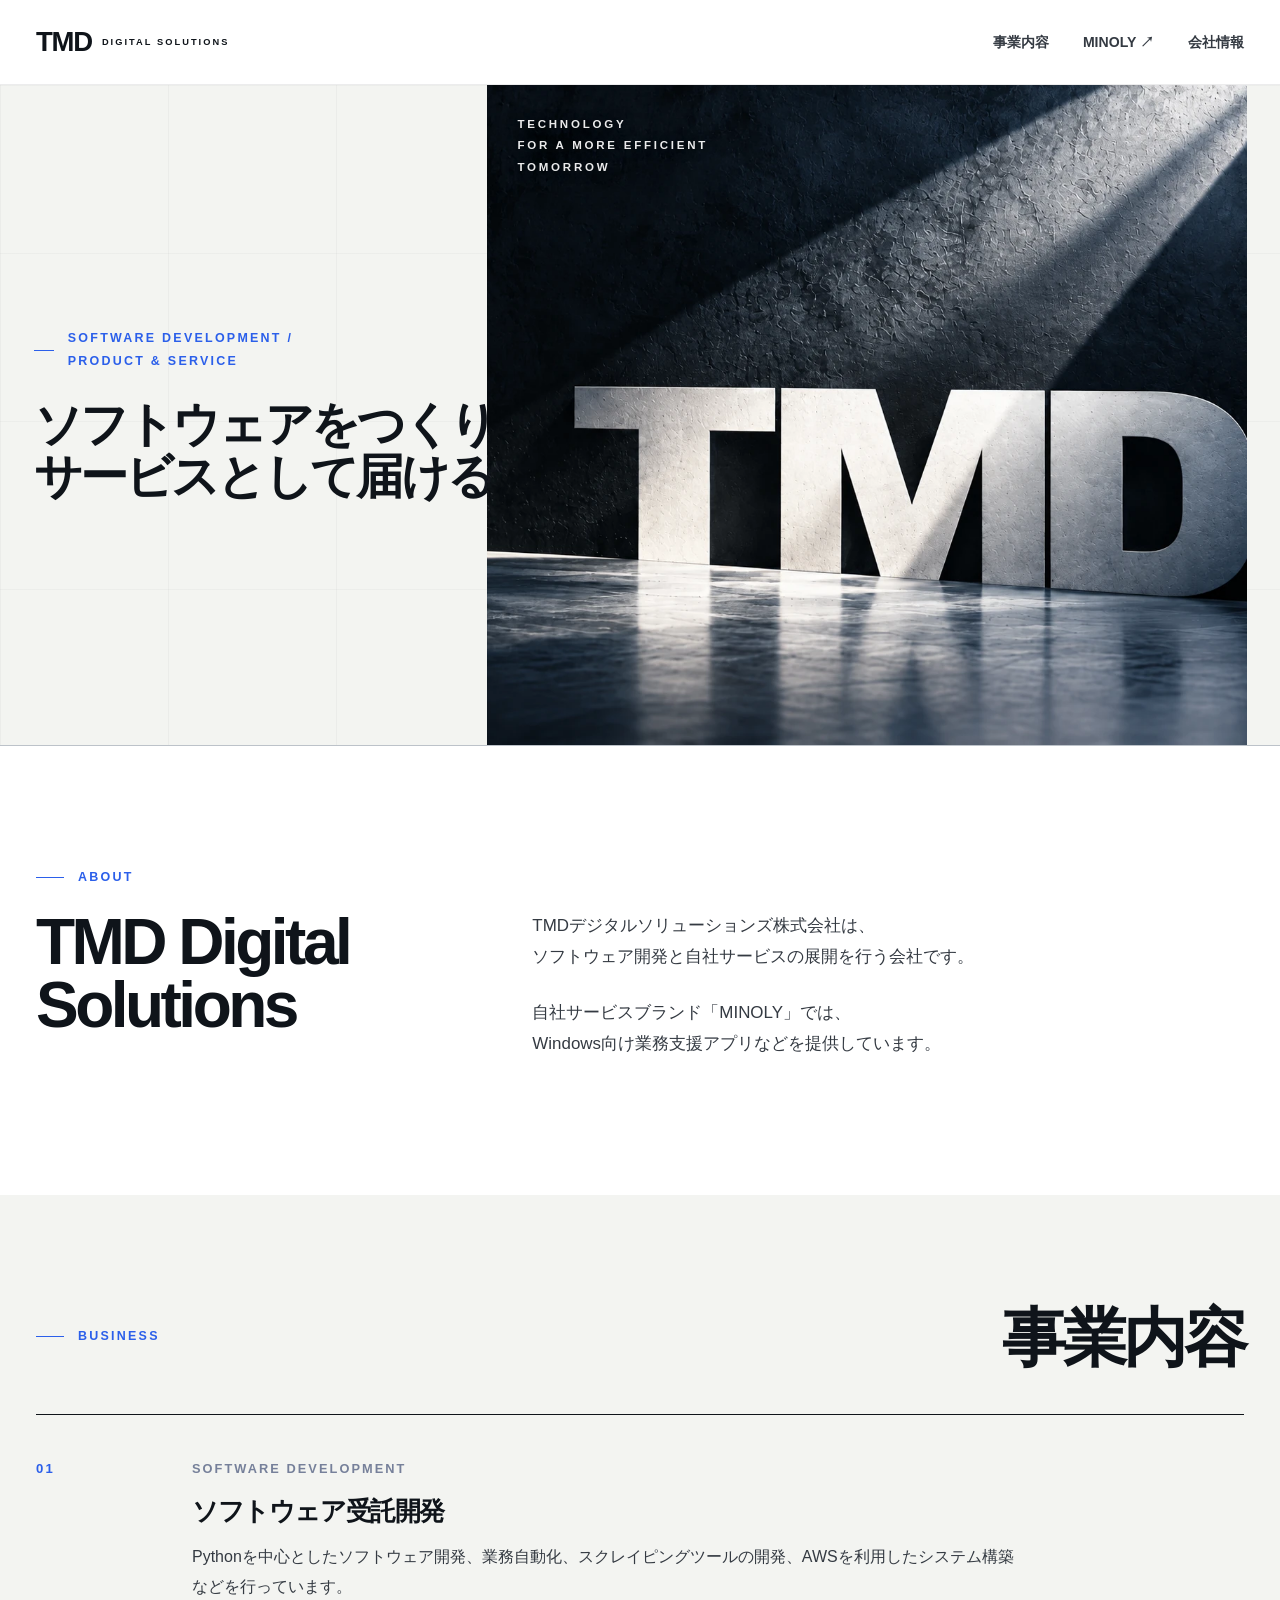
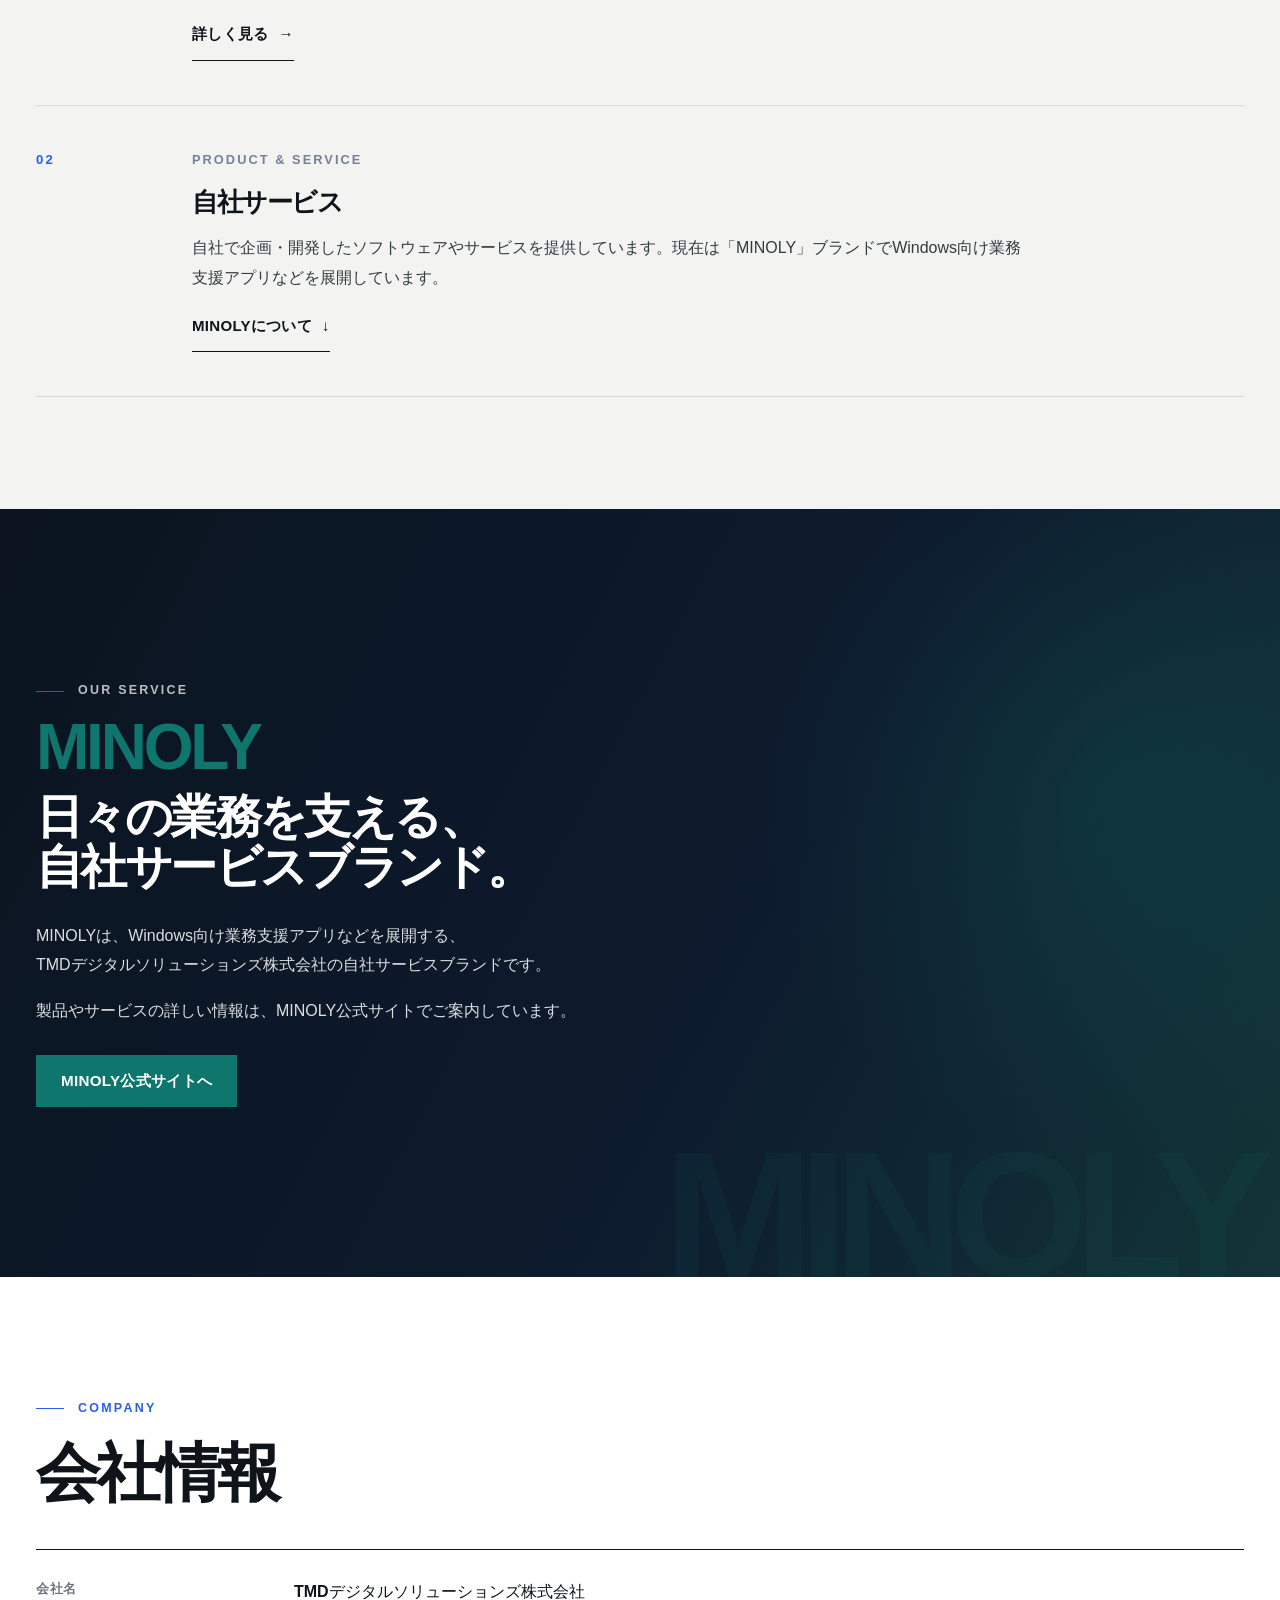
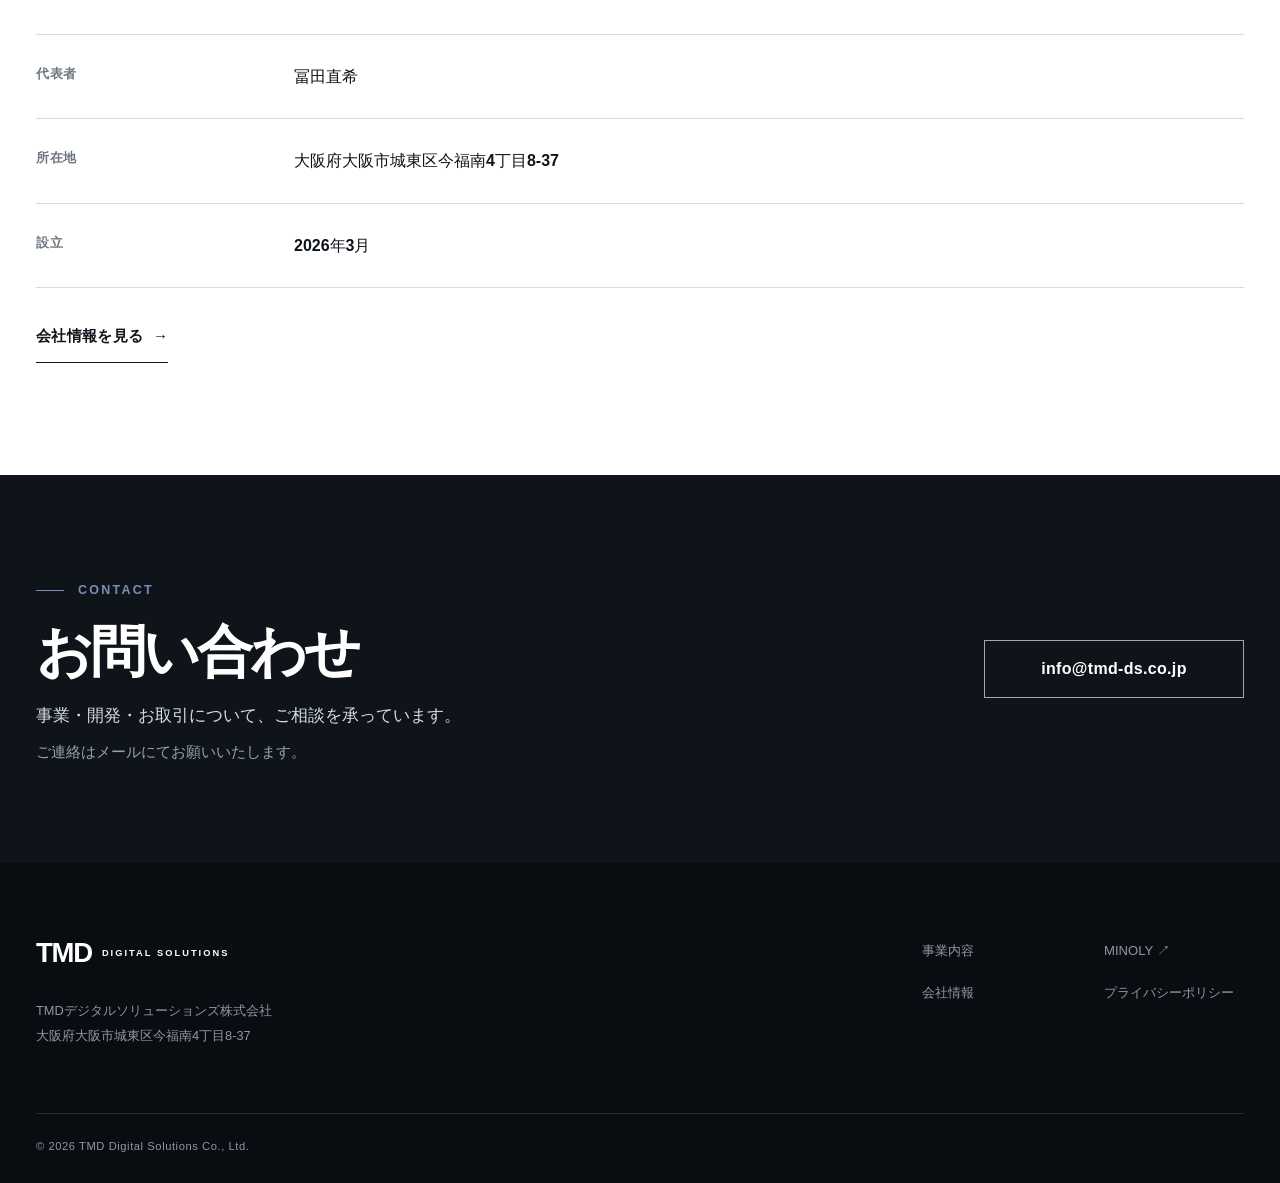
<file: index.html>
<!DOCTYPE html>
<html lang="ja">
<head>
    <meta charset="UTF-8">
    <meta name="viewport" content="width=device-width, initial-scale=1.0">
    <title>TMDデジタルソリューションズ株式会社 | ソフトウェア開発・自社サービス</title>
    <meta name="description" content="TMDデジタルソリューションズ株式会社は、Pythonを中心としたソフトウェア受託開発、業務自動化、スクレイピング、AWSを利用したシステム構築と、自社サービスの企画・開発・提供を行っています。">
    <link rel="canonical" href="https://tmd-ds.co.jp/">
    <meta property="og:type" content="website">
    <meta property="og:title" content="TMDデジタルソリューションズ株式会社">
    <meta property="og:description" content="ソフトウェアの受託開発と、自社サービスの企画・開発・提供を行う会社です。">
    <meta property="og:url" content="https://tmd-ds.co.jp/">
    <meta property="og:image" content="https://tmd-ds.co.jp/assets/og-tmd.png">
    <meta property="og:locale" content="ja_JP">
    <meta name="twitter:card" content="summary_large_image">
    <meta name="theme-color" content="#0b1420">
    <link rel="icon" href="./assets/favicon.svg" type="image/svg+xml">
    <link rel="apple-touch-icon" href="./assets/apple-touch-icon.png">
    <link rel="preload" as="image" href="./assets/hero-tmd.webp" type="image/webp">
    <link rel="stylesheet" href="./style.css">
    <script src="./script.js"></script>
</head>
<body>
    <a class="skip-link" href="#main">本文へ移動</a>
    <header class="site-header" data-header>
        <div class="header-inner">
            <a class="brand" href="./index.html" aria-label="TMDデジタルソリューションズ株式会社 トップページ">
                <span class="brand-main">TMD</span>
                <span class="brand-sub">DIGITAL SOLUTIONS</span>
            </a>
            <button class="menu-button" type="button" aria-expanded="false" aria-controls="global-nav" aria-label="メニューを開く" data-menu-button>
                <span></span><span></span><span></span>
            </button>
            <nav class="site-nav" id="global-nav" aria-label="グローバルナビゲーション" data-nav>
                <a href="./business/index.html">事業内容</a>
                <a href="https://minoly.app/" target="_blank" rel="noopener noreferrer">MINOLY <span aria-hidden="true">↗</span></a>
                <a href="./company/index.html">会社情報</a>
                            </nav>
        </div>
    </header>

    <main id="main">
        <section class="hero">
            <div class="container hero-grid">
                <div class="hero-copy">
                    <p class="eyebrow">SOFTWARE DEVELOPMENT / PRODUCT &amp; SERVICE</p>
                    <h1><span>ソフトウェアをつくり、</span><span>サービスとして届ける。</span></h1>
                </div>
                <div class="hero-visual">
                    <img class="hero-visual-image" src="./assets/hero-tmd.webp" alt="" width="1672" height="941" decoding="async" fetchpriority="high">
                    <p class="hero-visual-copy" aria-label="Technology for a more efficient tomorrow">
                        <span>TECHNOLOGY</span>
                        <span>FOR A MORE EFFICIENT</span>
                        <span>TOMORROW</span>
                    </p>
                </div>
            </div>
        </section>

        <section class="section about-section">
            <div class="container split-heading">
                <div>
                    <p class="eyebrow">ABOUT</p>
                    <h2>TMD Digital<br class="desktop-break"> Solutions</h2>
                </div>
                <div class="prose prose-large about-copy">
                    <p>TMDデジタルソリューションズ株式会社は、<br class="desktop-break">ソフトウェア開発と自社サービスの展開を行う会社です。</p>
                    <p>自社サービスブランド「MINOLY」では、<br class="desktop-break">Windows向け業務支援アプリなどを提供しています。</p>
                </div>
            </div>
        </section>


        <section class="section section-muted business-section" id="business">
            <div class="container">
                <div class="section-heading">
                    <p class="eyebrow">BUSINESS</p>
                    <h2>事業内容</h2>
                </div>
                <div class="business-list">
                    <article class="business-item">
                        <p class="business-number">01</p>
                        <div class="business-copy">
                            <p class="business-label">SOFTWARE DEVELOPMENT</p>
                            <h3>ソフトウェア受託開発</h3>
                            <p>Pythonを中心としたソフトウェア開発、業務自動化、スクレイピングツールの開発、AWSを利用したシステム構築などを行っています。</p>
                            <a class="text-link" href="./business/index.html#software-development">詳しく見る <span aria-hidden="true">→</span></a>
                        </div>
                    </article>
                    <article class="business-item">
                        <p class="business-number">02</p>
                        <div class="business-copy">
                            <p class="business-label">PRODUCT &amp; SERVICE</p>
                            <h3>自社サービス</h3>
                            <p>自社で企画・開発したソフトウェアやサービスを提供しています。現在は「MINOLY」ブランドでWindows向け業務支援アプリなどを展開しています。</p>
                            <a class="text-link" href="#minoly">MINOLYについて <span aria-hidden="true">↓</span></a>
                        </div>
                    </article>
                </div>
            </div>
        </section>

        <section class="section minoly-section" id="minoly">
            <div class="container minoly-grid">
                <div class="minoly-copy">
                    <p class="eyebrow">OUR SERVICE</p>
                    <p class="minoly-wordmark">MINOLY</p>
                    <h2><span>日々の業務を支える、</span><span>自社サービスブランド。</span></h2>
                    <p>MINOLYは、Windows向け業務支援アプリなどを展開する、<span class="nowrap">TMDデジタルソリューションズ株式会社</span>の自社サービスブランドです。</p>
                    <p>製品やサービスの詳しい情報は、MINOLY公式サイトでご案内しています。</p>
                    <a class="button button-primary minoly-cta" href="https://minoly.app/" target="_blank" rel="noopener noreferrer">MINOLY公式サイトへ</a>
                </div>
            </div>
        </section>

        <section class="section company-preview">
            <div class="container">
                <div class="section-heading">
                    <div>
                        <p class="eyebrow">COMPANY</p>
                        <h2>会社情報</h2>
                    </div>
                </div>
                <dl class="company-list">
                    <div><dt>会社名</dt><dd>TMDデジタルソリューションズ株式会社</dd></div>
                    <div><dt>代表者</dt><dd>冨田直希</dd></div>
                    <div><dt>所在地</dt><dd>大阪府大阪市城東区今福南4丁目8-37</dd></div>
                    <div><dt>設立</dt><dd>2026年3月</dd></div>
                </dl>
                <div class="company-more"><a class="text-link" href="./company/index.html">会社情報を見る <span aria-hidden="true">→</span></a></div>
            </div>
        </section>

        <section class="contact-cta">
            <div class="container contact-cta-inner">
                <div>
                    <p class="eyebrow eyebrow-light">CONTACT</p>
                    <h2>お問い合わせ</h2>
                    <p class="contact-cta-lead">事業・開発・お取引について、<span>ご相談を承っています。</span></p>
                    <p>ご連絡はメールにてお願いいたします。</p>
                </div>
                <a class="button button-light" href="mailto:info@tmd-ds.co.jp">info@tmd-ds.co.jp</a>
            </div>
        </section>
    </main>

    <footer class="site-footer">
        <div class="container footer-grid">
            <div>
                <a class="brand brand-footer" href="./index.html">
                    <span class="brand-main">TMD</span>
                    <span class="brand-sub">DIGITAL SOLUTIONS</span>
                </a>
                <p class="footer-company">TMDデジタルソリューションズ株式会社<br>大阪府大阪市城東区今福南4丁目8-37</p>
            </div>
            <nav class="footer-nav" aria-label="フッターナビゲーション">
                <a href="./business/index.html">事業内容</a>
                <a href="https://minoly.app/" target="_blank" rel="noopener noreferrer">MINOLY ↗</a>
                <a href="./company/index.html">会社情報</a>
                                <a href="./privacy/index.html">プライバシーポリシー</a>
            </nav>
        </div>
        <div class="container footer-bottom">
            <p>© 2026 TMD Digital Solutions Co., Ltd.</p>
        </div>
    </footer>
</body>
</html>
</file>
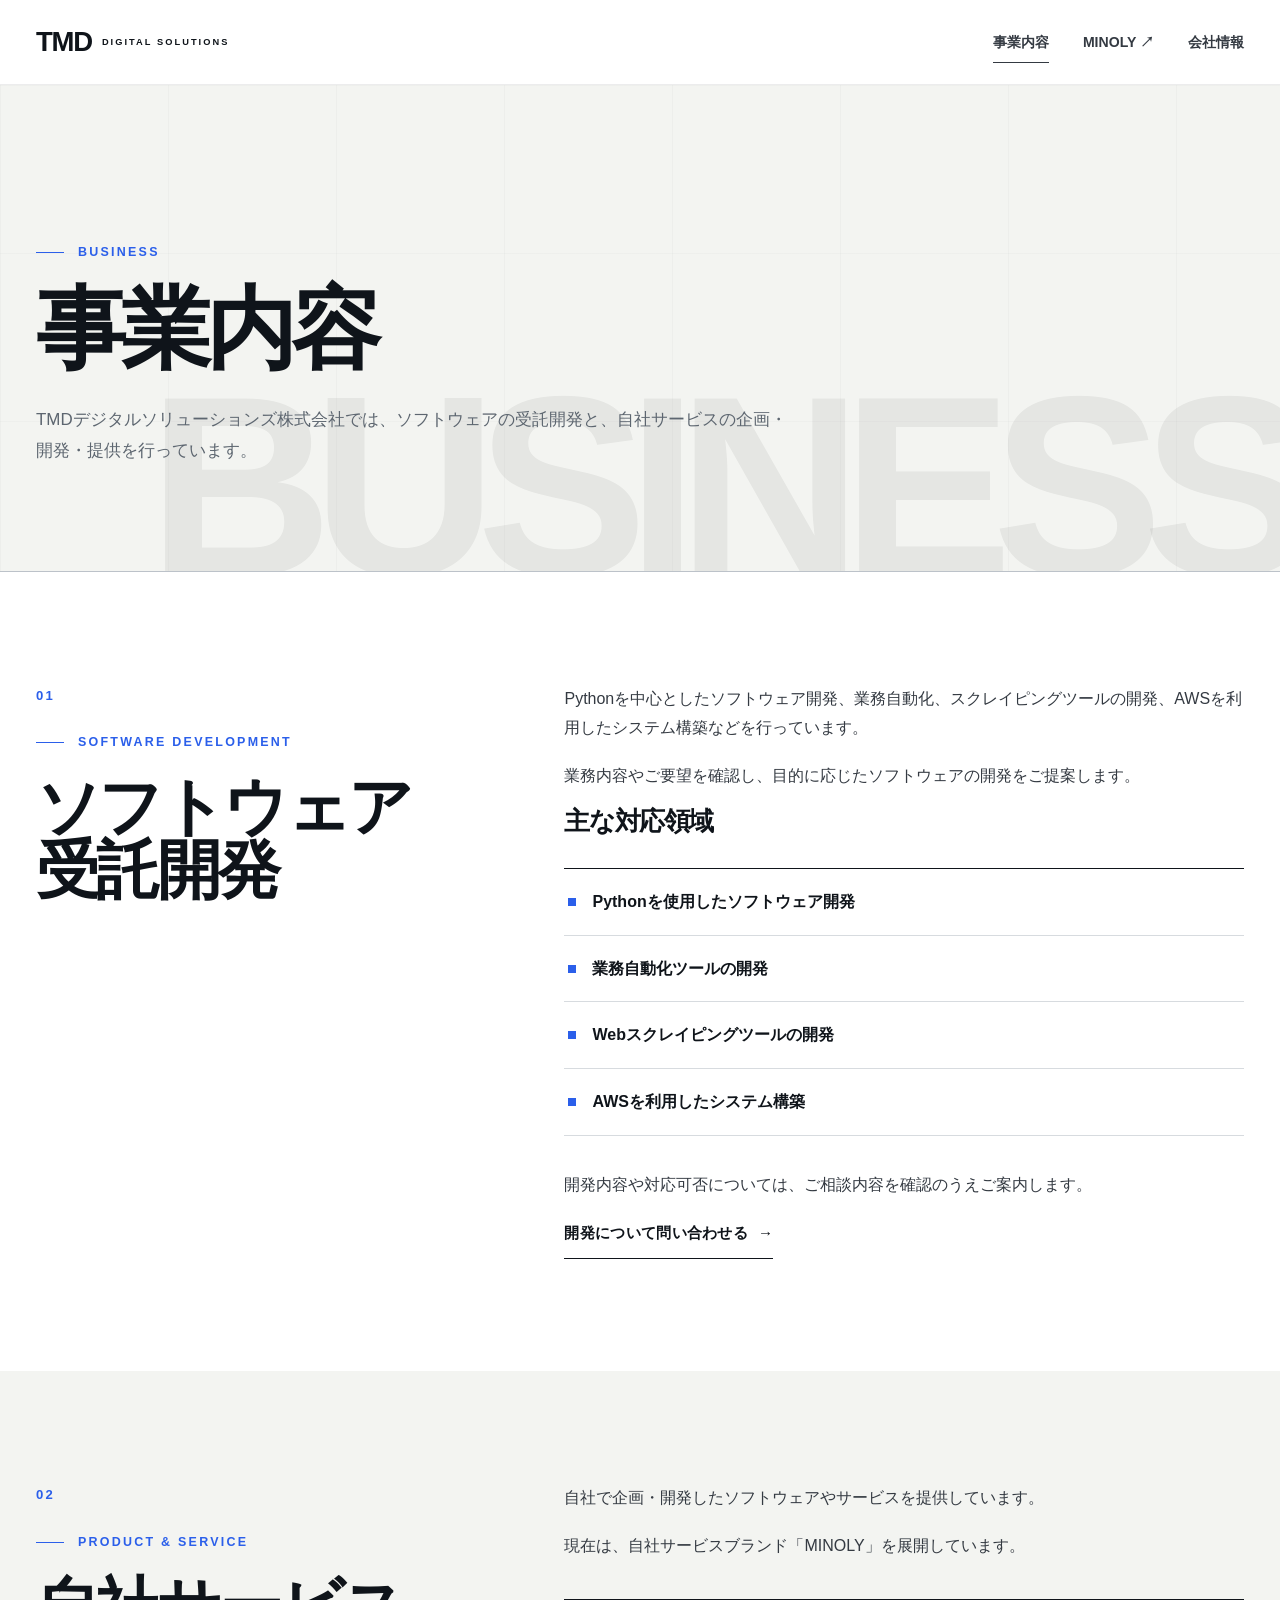
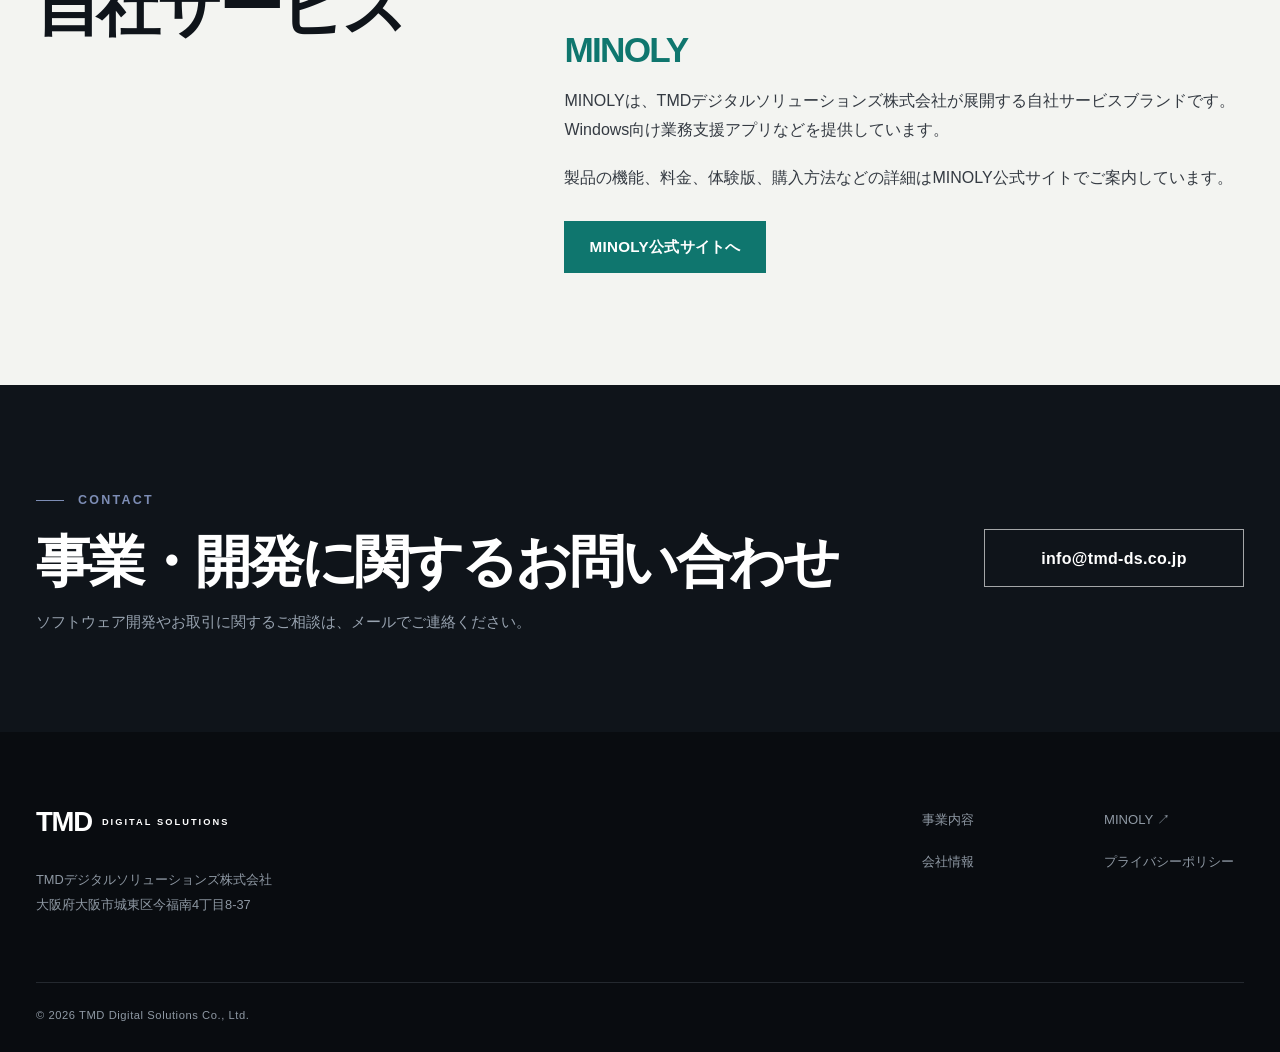
<file: business/index.html>
<!DOCTYPE html>
<html lang="ja">
<head>
    <meta charset="UTF-8">
    <meta name="viewport" content="width=device-width, initial-scale=1.0">
    <title>事業内容 | TMDデジタルソリューションズ株式会社</title>
    <meta name="description" content="TMDデジタルソリューションズ株式会社の事業内容。Pythonを中心としたソフトウェア開発、業務自動化、Webスクレイピング、AWSを利用したシステム構築、自社サービスの企画・開発・提供を行っています。">
    <link rel="canonical" href="https://tmd-ds.co.jp/business/">
    <meta property="og:type" content="website"><meta property="og:title" content="事業内容 | TMDデジタルソリューションズ株式会社"><meta property="og:description" content="ソフトウェア受託開発と、自社サービスの企画・開発・提供を行っています。"><meta property="og:url" content="https://tmd-ds.co.jp/business/"><meta property="og:image" content="https://tmd-ds.co.jp/assets/og-tmd.png"><meta property="og:locale" content="ja_JP"><meta name="twitter:card" content="summary_large_image"><meta name="theme-color" content="#0b1420">
    <link rel="icon" href="../assets/favicon.svg" type="image/svg+xml"><link rel="apple-touch-icon" href="../assets/apple-touch-icon.png"><link rel="stylesheet" href="../style.css"><script src="../script.js"></script>
</head>
<body>
    <a class="skip-link" href="#main">本文へ移動</a>
    <header class="site-header"><div class="header-inner"><a class="brand" href="../index.html" aria-label="TMDデジタルソリューションズ株式会社 トップページ"><span class="brand-main">TMD</span><span class="brand-sub">DIGITAL SOLUTIONS</span></a><button class="menu-button" type="button" aria-expanded="false" aria-controls="global-nav" aria-label="メニューを開く" data-menu-button><span></span><span></span><span></span></button><nav class="site-nav" id="global-nav" aria-label="グローバルナビゲーション" data-nav><a href="../business/index.html" aria-current="page">事業内容</a><a href="https://minoly.app/" target="_blank" rel="noopener noreferrer">MINOLY <span aria-hidden="true">↗</span></a><a href="../company/index.html">会社情報</a></nav></div></header>
    <main id="main">
        <section class="page-hero" data-en="BUSINESS"><div class="container"><p class="eyebrow">BUSINESS</p><h1>事業内容</h1><p>TMDデジタルソリューションズ株式会社では、ソフトウェアの受託開発と、自社サービスの企画・開発・提供を行っています。</p></div></section>
        <section class="section" id="software-development"><div class="container detail-grid"><div><p class="detail-number">01</p><p class="eyebrow">SOFTWARE DEVELOPMENT</p><h2>ソフトウェア受託開発</h2></div><div class="prose"><p>Pythonを中心としたソフトウェア開発、業務自動化、スクレイピングツールの開発、AWSを利用したシステム構築などを行っています。</p><p>業務内容やご要望を確認し、目的に応じたソフトウェアの開発をご提案します。</p><h3>主な対応領域</h3><ul class="service-points"><li>Pythonを使用したソフトウェア開発</li><li>業務自動化ツールの開発</li><li>Webスクレイピングツールの開発</li><li>AWSを利用したシステム構築</li></ul><p>開発内容や対応可否については、ご相談内容を確認のうえご案内します。</p><a class="text-link" href="mailto:info@tmd-ds.co.jp">開発について問い合わせる <span aria-hidden="true">→</span></a></div></div></section>
        <section class="section section-muted"><div class="container detail-grid"><div><p class="detail-number">02</p><p class="eyebrow">PRODUCT &amp; SERVICE</p><h2>自社サービス</h2></div><div class="prose"><p>自社で企画・開発したソフトウェアやサービスを提供しています。</p><p>現在は、自社サービスブランド「MINOLY」を展開しています。</p><div class="service-callout"><p class="minoly-wordmark minoly-wordmark-small">MINOLY</p><p>MINOLYは、<span class="nowrap">TMDデジタルソリューションズ株式会社</span>が展開する自社サービスブランドです。Windows向け業務支援アプリなどを提供しています。</p><p>製品の機能、料金、体験版、購入方法などの詳細はMINOLY公式サイトでご案内しています。</p><a class="button button-primary minoly-cta" href="https://minoly.app/" target="_blank" rel="noopener noreferrer">MINOLY公式サイトへ</a></div></div></div></section>
        <section class="contact-cta"><div class="container contact-cta-inner"><div><p class="eyebrow eyebrow-light">CONTACT</p><h2>事業・開発に関するお問い合わせ</h2><p>ソフトウェア開発やお取引に関するご相談は、メールでご連絡ください。</p></div><a class="button button-light" href="mailto:info@tmd-ds.co.jp">info@tmd-ds.co.jp</a></div></section>
    </main>
    <footer class="site-footer"><div class="container footer-grid"><div><a class="brand brand-footer" href="../index.html"><span class="brand-main">TMD</span><span class="brand-sub">DIGITAL SOLUTIONS</span></a><p class="footer-company">TMDデジタルソリューションズ株式会社<br>大阪府大阪市城東区今福南4丁目8-37</p></div><nav class="footer-nav" aria-label="フッターナビゲーション"><a href="../business/index.html">事業内容</a><a href="https://minoly.app/" target="_blank" rel="noopener noreferrer">MINOLY ↗</a><a href="../company/index.html">会社情報</a><a href="../privacy/index.html">プライバシーポリシー</a></nav></div><div class="container footer-bottom"><p>© 2026 TMD Digital Solutions Co., Ltd.</p></div></footer>
</body>
</html>
</file>
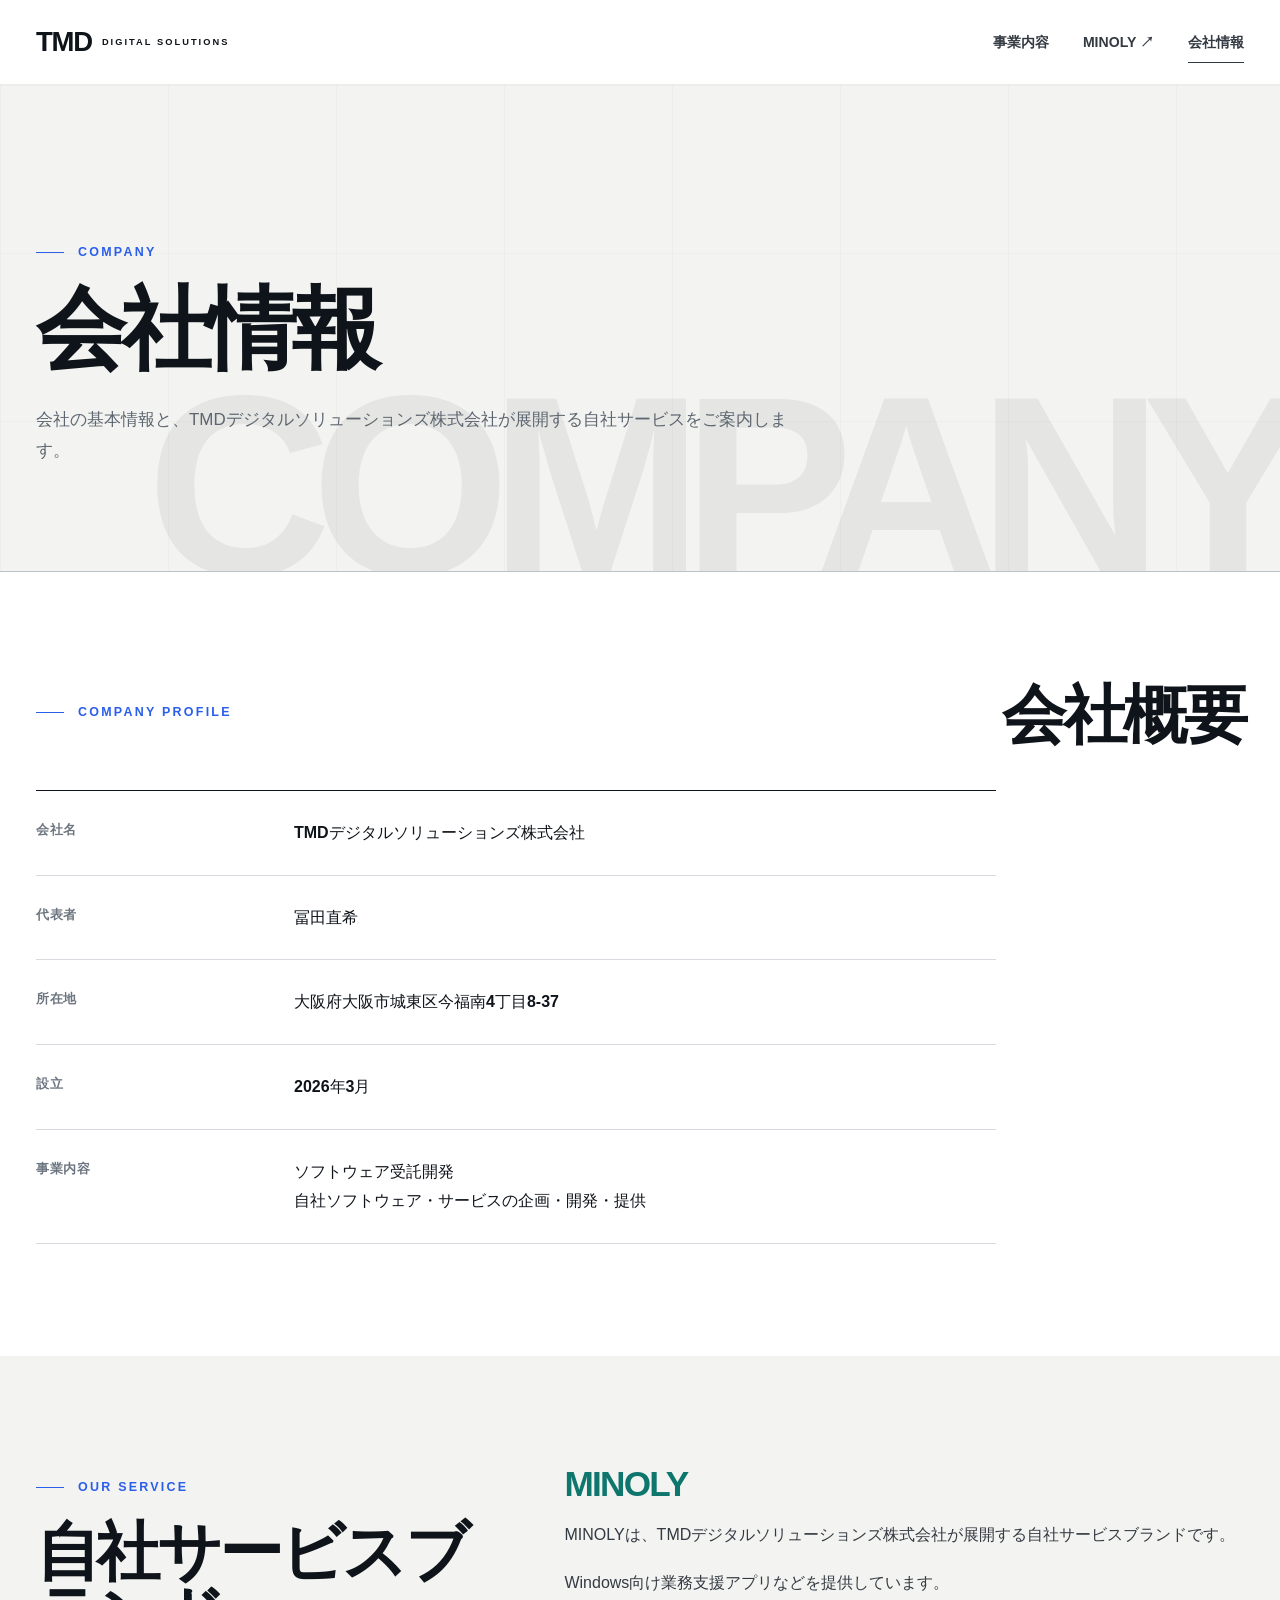
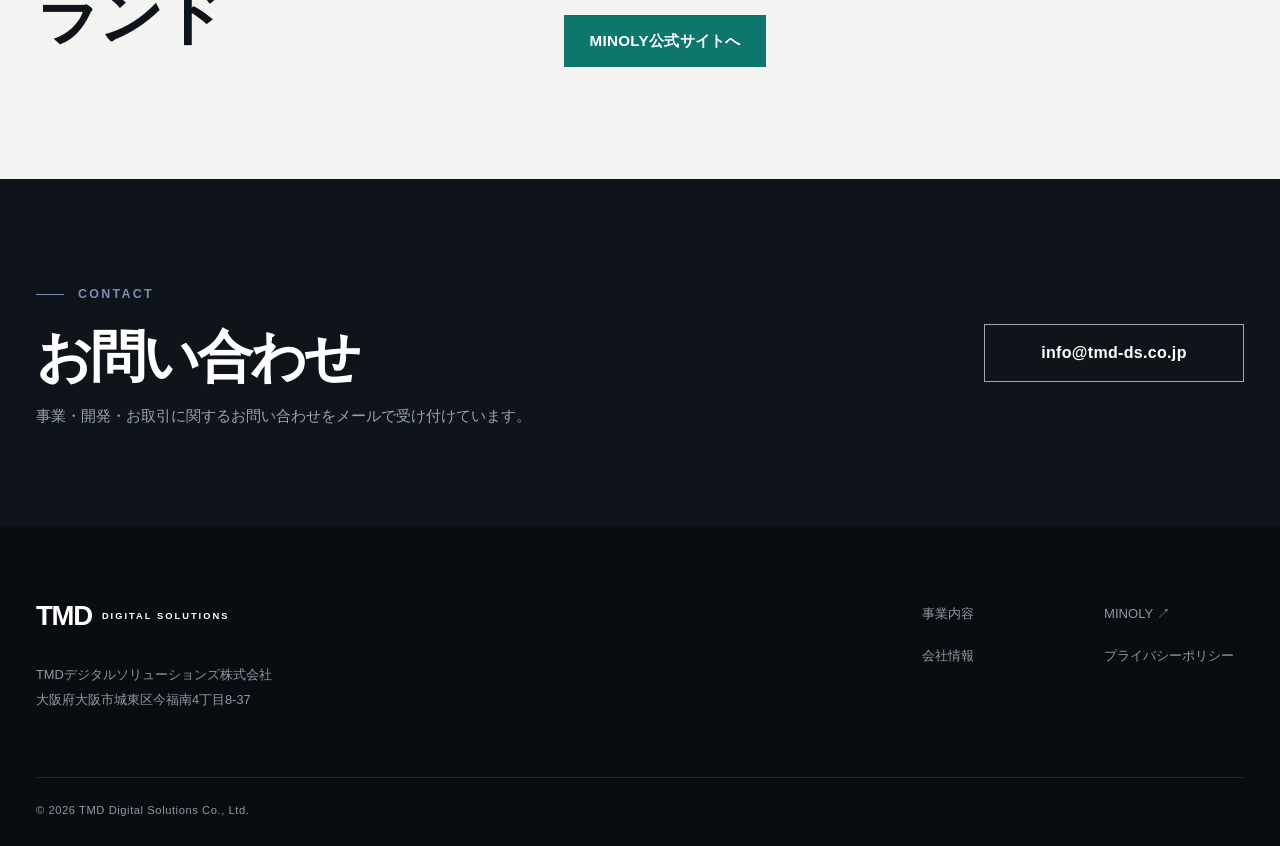
<file: company/index.html>
<!DOCTYPE html>
<html lang="ja">
<head>
    <meta charset="UTF-8"><meta name="viewport" content="width=device-width, initial-scale=1.0">
    <title>会社情報 | TMDデジタルソリューションズ株式会社</title>
    <meta name="description" content="TMDデジタルソリューションズ株式会社の会社情報。代表者、所在地、設立年月、事業内容をご案内します。">
    <link rel="canonical" href="https://tmd-ds.co.jp/company/">
    <meta property="og:type" content="website"><meta property="og:title" content="会社情報 | TMDデジタルソリューションズ株式会社"><meta property="og:description" content="TMDデジタルソリューションズ株式会社の会社概要。"><meta property="og:url" content="https://tmd-ds.co.jp/company/"><meta property="og:image" content="https://tmd-ds.co.jp/assets/og-tmd.png"><meta property="og:locale" content="ja_JP"><meta name="twitter:card" content="summary_large_image"><meta name="theme-color" content="#0b1420">
    <link rel="icon" href="../assets/favicon.svg" type="image/svg+xml"><link rel="apple-touch-icon" href="../assets/apple-touch-icon.png"><link rel="stylesheet" href="../style.css"><script src="../script.js"></script>
</head>
<body>
    <a class="skip-link" href="#main">本文へ移動</a>
    <header class="site-header"><div class="header-inner"><a class="brand" href="../index.html" aria-label="TMDデジタルソリューションズ株式会社 トップページ"><span class="brand-main">TMD</span><span class="brand-sub">DIGITAL SOLUTIONS</span></a><button class="menu-button" type="button" aria-expanded="false" aria-controls="global-nav" aria-label="メニューを開く" data-menu-button><span></span><span></span><span></span></button><nav class="site-nav" id="global-nav" aria-label="グローバルナビゲーション" data-nav><a href="../business/index.html">事業内容</a><a href="https://minoly.app/" target="_blank" rel="noopener noreferrer">MINOLY <span aria-hidden="true">↗</span></a><a href="../company/index.html" aria-current="page">会社情報</a></nav></div></header>
    <main id="main">
        <section class="page-hero" data-en="COMPANY"><div class="container"><p class="eyebrow">COMPANY</p><h1>会社情報</h1><p>会社の基本情報と、TMDデジタルソリューションズ株式会社が展開する自社サービスをご案内します。</p></div></section>
        <section class="section"><div class="container"><div class="section-heading"><p class="eyebrow">COMPANY PROFILE</p><h2>会社概要</h2></div><dl class="company-list company-list-full"><div><dt>会社名</dt><dd>TMDデジタルソリューションズ株式会社</dd></div><div><dt>代表者</dt><dd>冨田直希</dd></div><div><dt>所在地</dt><dd>大阪府大阪市城東区今福南4丁目8-37</dd></div><div><dt>設立</dt><dd>2026年3月</dd></div><div><dt>事業内容</dt><dd>ソフトウェア受託開発<br>自社ソフトウェア・サービスの企画・開発・提供</dd></div></dl></div></section>
        <section class="section section-muted"><div class="container detail-grid"><div><p class="eyebrow">OUR SERVICE</p><h2>自社サービスブランド</h2></div><div class="prose"><p class="minoly-wordmark minoly-wordmark-small">MINOLY</p><p>MINOLYは、TMDデジタルソリューションズ株式会社が展開する自社サービスブランドです。</p><p>Windows向け業務支援アプリなどを提供しています。</p><a class="button button-primary minoly-cta" href="https://minoly.app/" target="_blank" rel="noopener noreferrer">MINOLY公式サイトへ</a></div></div></section>
        <section class="contact-cta"><div class="container contact-cta-inner"><div><p class="eyebrow eyebrow-light">CONTACT</p><h2>お問い合わせ</h2><p>事業・開発・お取引に関するお問い合わせをメールで受け付けています。</p></div><a class="button button-light" href="mailto:info@tmd-ds.co.jp">info@tmd-ds.co.jp</a></div></section>
    </main>
    <footer class="site-footer"><div class="container footer-grid"><div><a class="brand brand-footer" href="../index.html"><span class="brand-main">TMD</span><span class="brand-sub">DIGITAL SOLUTIONS</span></a><p class="footer-company">TMDデジタルソリューションズ株式会社<br>大阪府大阪市城東区今福南4丁目8-37</p></div><nav class="footer-nav" aria-label="フッターナビゲーション"><a href="../business/index.html">事業内容</a><a href="https://minoly.app/" target="_blank" rel="noopener noreferrer">MINOLY ↗</a><a href="../company/index.html">会社情報</a><a href="../privacy/index.html">プライバシーポリシー</a></nav></div><div class="container footer-bottom"><p>© 2026 TMD Digital Solutions Co., Ltd.</p></div></footer>
</body>
</html>
</file>
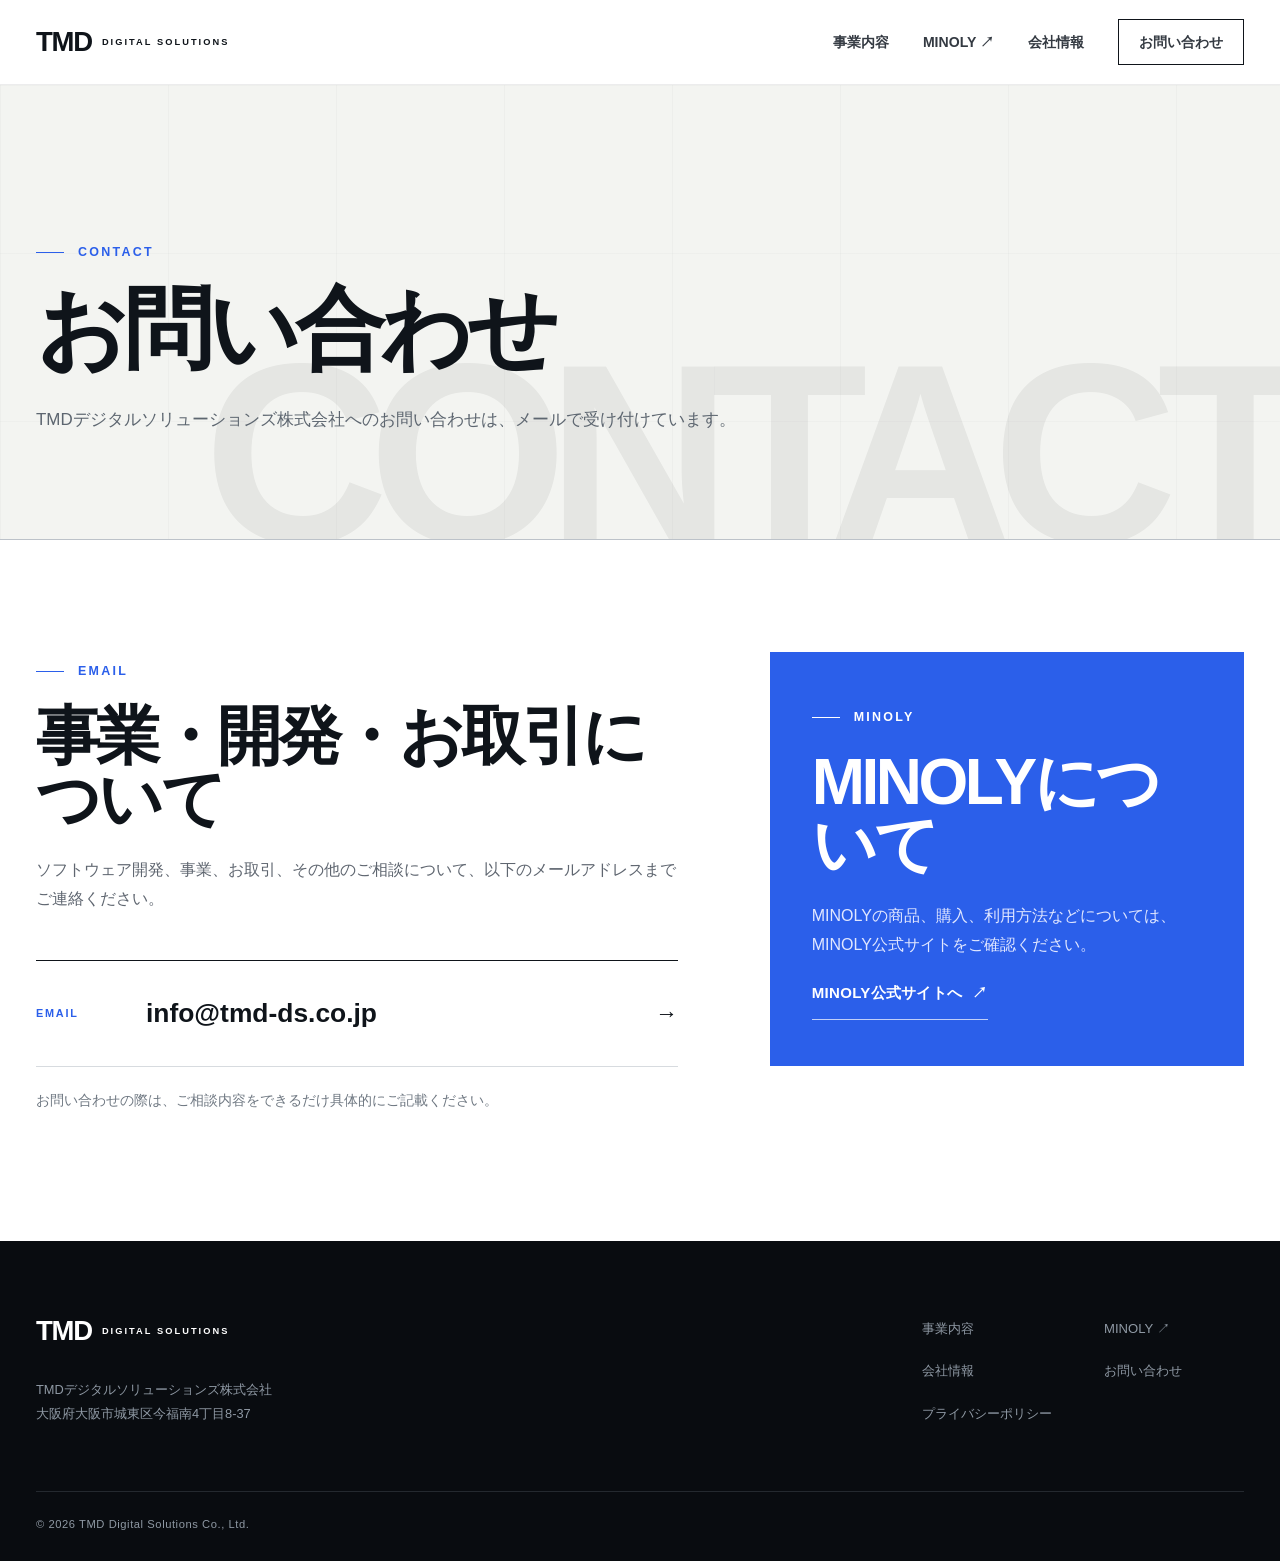
<file: contact/index.html>
<!DOCTYPE html>
<html lang="ja">
<head>
    <meta charset="UTF-8"><meta name="viewport" content="width=device-width, initial-scale=1.0">
    <title>お問い合わせ | TMDデジタルソリューションズ株式会社</title>
    <meta name="description" content="TMDデジタルソリューションズ株式会社への事業・開発・お取引に関するお問い合わせ窓口です。メールで受け付けています。">
    <link rel="canonical" href="https://tmd-ds.co.jp/contact/">
    <meta property="og:type" content="website"><meta property="og:title" content="お問い合わせ | TMDデジタルソリューションズ株式会社"><meta property="og:description" content="事業・開発・お取引に関するお問い合わせをメールで受け付けています。"><meta property="og:url" content="https://tmd-ds.co.jp/contact/"><meta property="og:image" content="https://tmd-ds.co.jp/assets/og-tmd.png"><meta property="og:locale" content="ja_JP"><meta name="twitter:card" content="summary_large_image"><meta name="theme-color" content="#0b1420">
    <link rel="icon" href="../assets/favicon.svg" type="image/svg+xml"><link rel="apple-touch-icon" href="../assets/apple-touch-icon.png"><link rel="stylesheet" href="../style.css"><script src="../script.js"></script>
</head>
<body>
    <a class="skip-link" href="#main">本文へ移動</a>
    <header class="site-header"><div class="header-inner"><a class="brand" href="../index.html" aria-label="TMDデジタルソリューションズ株式会社 トップページ"><span class="brand-main">TMD</span><span class="brand-sub">DIGITAL SOLUTIONS</span></a><button class="menu-button" type="button" aria-expanded="false" aria-controls="global-nav" aria-label="メニューを開く" data-menu-button><span></span><span></span><span></span></button><nav class="site-nav" id="global-nav" aria-label="グローバルナビゲーション" data-nav><a href="../business/index.html">事業内容</a><a href="https://minoly.app/" target="_blank" rel="noopener noreferrer">MINOLY <span aria-hidden="true">↗</span></a><a href="../company/index.html">会社情報</a><a class="nav-contact" href="../contact/index.html" aria-current="page">お問い合わせ</a></nav></div></header>
    <main id="main">
        <section class="page-hero" data-en="CONTACT"><div class="container"><p class="eyebrow">CONTACT</p><h1>お問い合わせ</h1><p>TMDデジタルソリューションズ株式会社へのお問い合わせは、メールで受け付けています。</p></div></section>
        <section class="section"><div class="container contact-page-grid"><div><p class="eyebrow">EMAIL</p><h2>事業・開発・お取引について</h2><p class="contact-page-lead">ソフトウェア開発、事業、お取引、その他のご相談について、以下のメールアドレスまでご連絡ください。</p><a class="email-card" href="mailto:info@tmd-ds.co.jp"><span>EMAIL</span><strong>info@tmd-ds.co.jp</strong><i aria-hidden="true">→</i></a><p class="contact-note">お問い合わせの際は、ご相談内容をできるだけ具体的にご記載ください。</p></div><aside class="minoly-contact"><p class="eyebrow">MINOLY</p><h2>MINOLYについて</h2><p>MINOLYの商品、購入、利用方法などについては、MINOLY公式サイトをご確認ください。</p><a class="text-link" href="https://minoly.app/" target="_blank" rel="noopener noreferrer">MINOLY公式サイトへ <span aria-hidden="true">↗</span></a></aside></div></section>
    </main>
    <footer class="site-footer"><div class="container footer-grid"><div><a class="brand brand-footer" href="../index.html"><span class="brand-main">TMD</span><span class="brand-sub">DIGITAL SOLUTIONS</span></a><p class="footer-company">TMDデジタルソリューションズ株式会社<br>大阪府大阪市城東区今福南4丁目8-37</p></div><nav class="footer-nav" aria-label="フッターナビゲーション"><a href="../business/index.html">事業内容</a><a href="https://minoly.app/" target="_blank" rel="noopener noreferrer">MINOLY ↗</a><a href="../company/index.html">会社情報</a><a href="../contact/index.html">お問い合わせ</a><a href="../privacy/index.html">プライバシーポリシー</a></nav></div><div class="container footer-bottom"><p>© 2026 TMD Digital Solutions Co., Ltd.</p></div></footer>
</body>
</html>
</file>
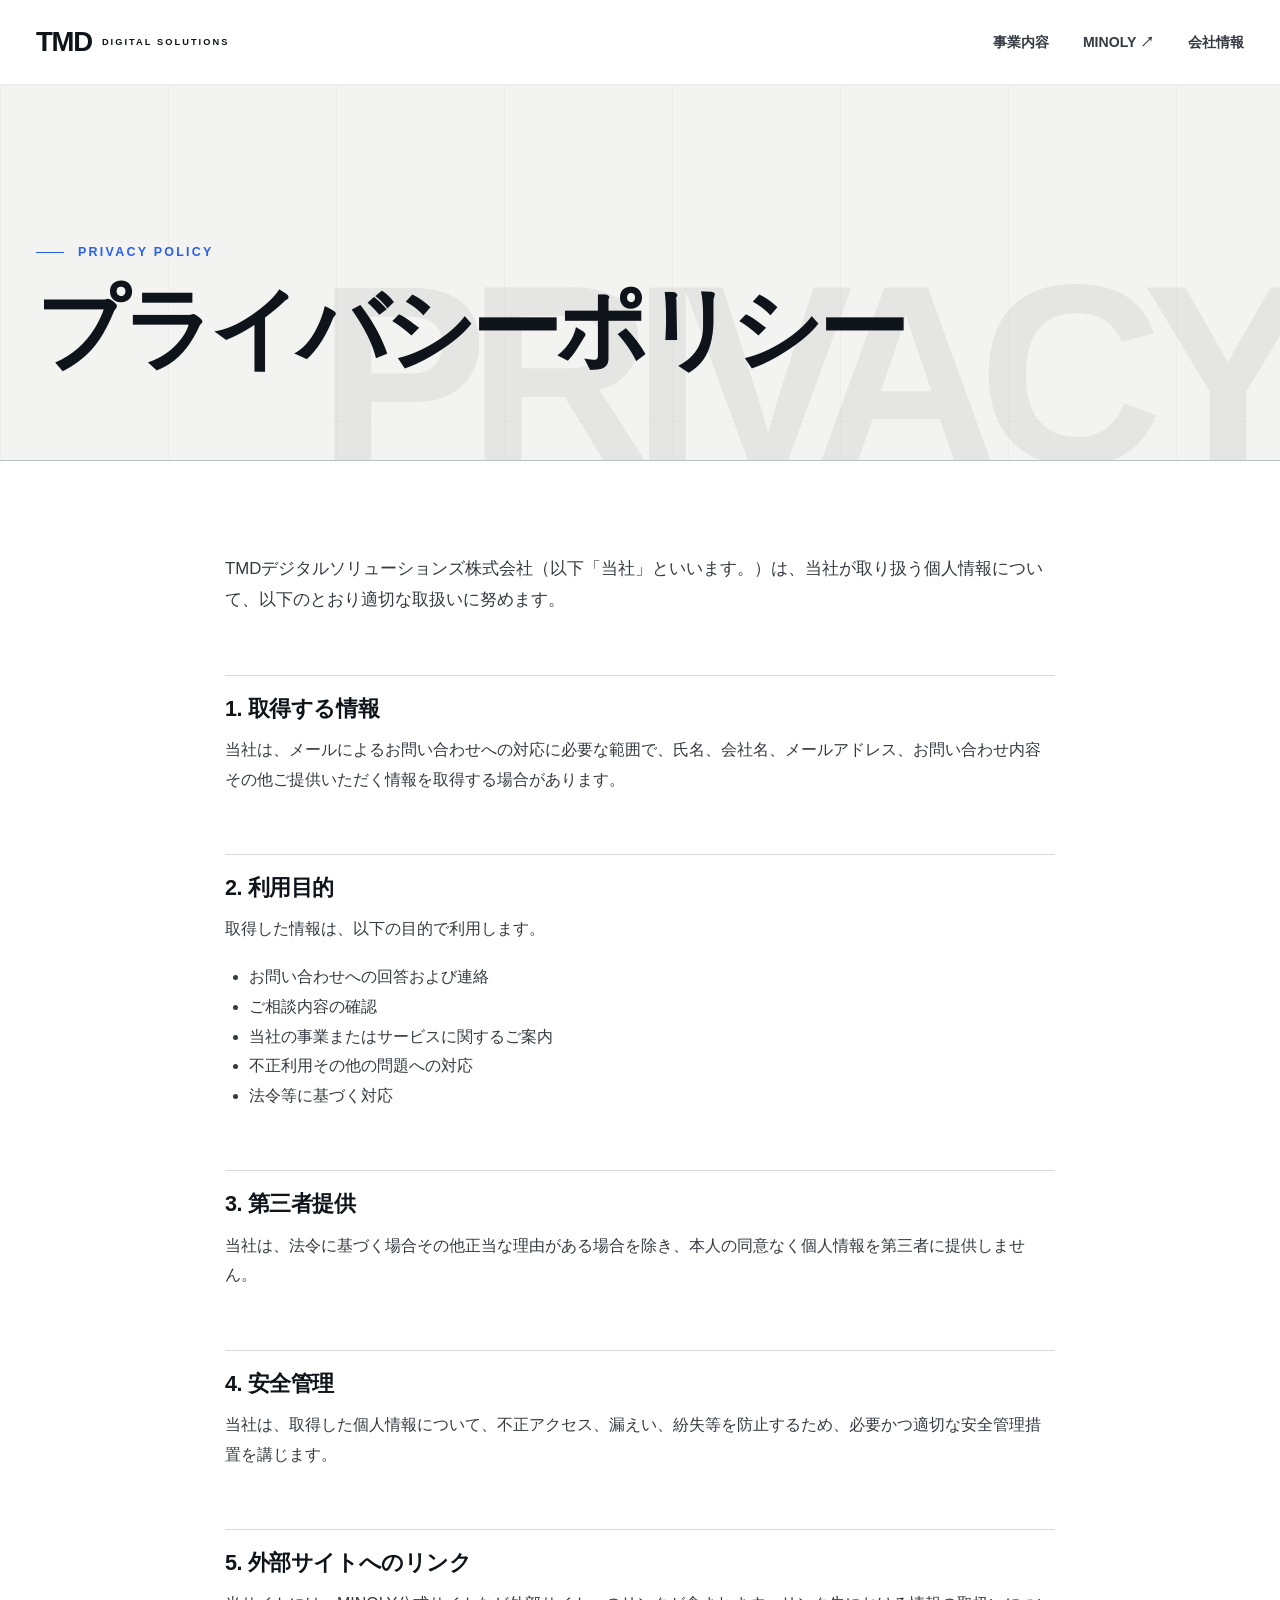
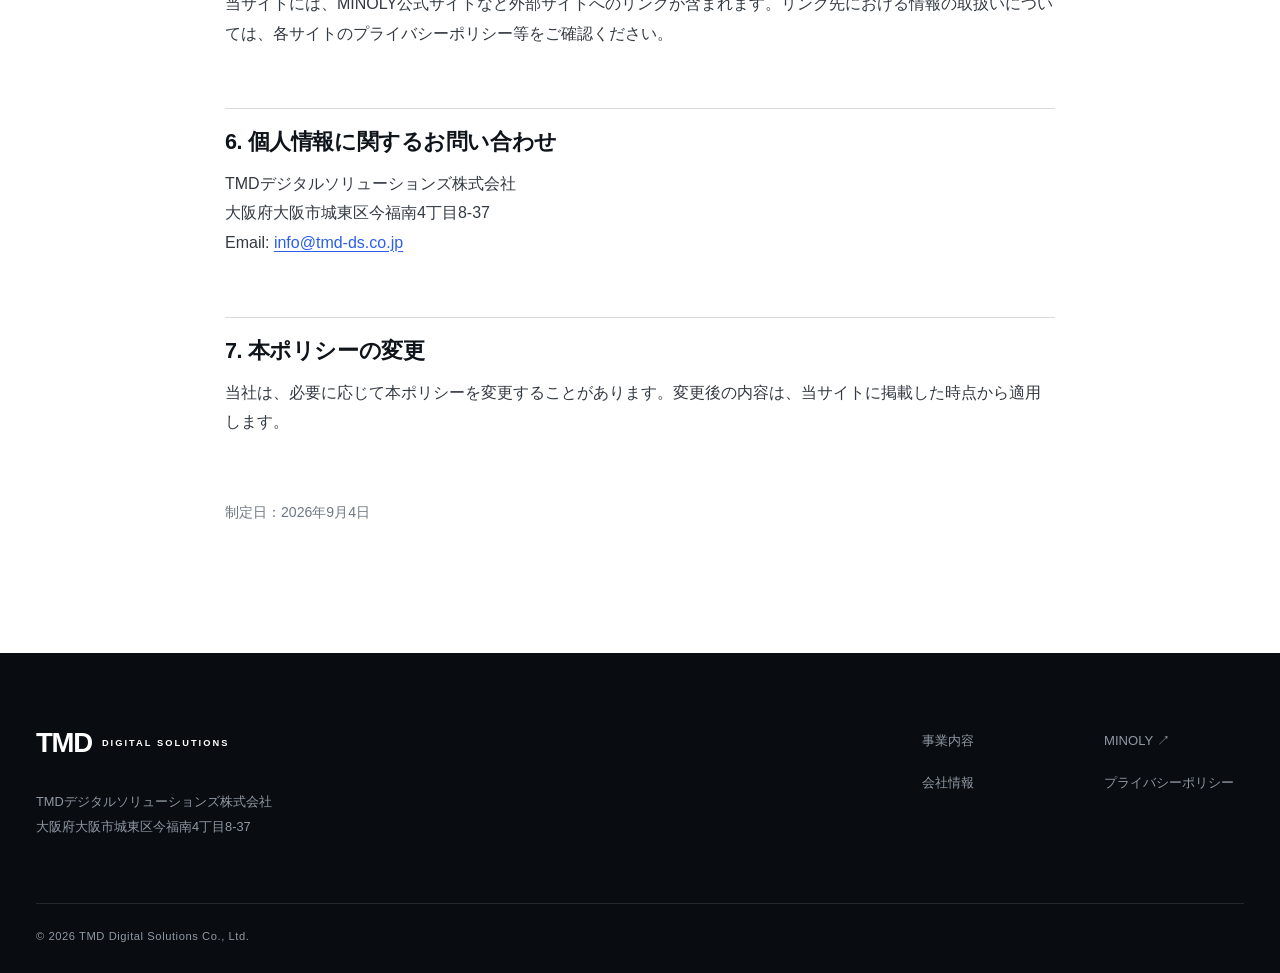
<file: privacy/index.html>
<!DOCTYPE html>
<html lang="ja">
<head>
    <meta charset="UTF-8"><meta name="viewport" content="width=device-width, initial-scale=1.0">
    <title>プライバシーポリシー | TMDデジタルソリューションズ株式会社</title>
    <meta name="description" content="TMDデジタルソリューションズ株式会社のプライバシーポリシーです。">
    <link rel="canonical" href="https://tmd-ds.co.jp/privacy/">
    <meta property="og:type" content="website"><meta property="og:title" content="プライバシーポリシー | TMDデジタルソリューションズ株式会社"><meta property="og:description" content="TMDデジタルソリューションズ株式会社のプライバシーポリシー。"><meta property="og:url" content="https://tmd-ds.co.jp/privacy/"><meta property="og:image" content="https://tmd-ds.co.jp/assets/og-tmd.png"><meta property="og:locale" content="ja_JP"><meta name="twitter:card" content="summary_large_image"><meta name="theme-color" content="#0b1420">
    <link rel="icon" href="../assets/favicon.svg" type="image/svg+xml"><link rel="apple-touch-icon" href="../assets/apple-touch-icon.png"><link rel="stylesheet" href="../style.css"><script src="../script.js"></script>
</head>
<body>
    <a class="skip-link" href="#main">本文へ移動</a>
    <header class="site-header"><div class="header-inner"><a class="brand" href="../index.html" aria-label="TMDデジタルソリューションズ株式会社 トップページ"><span class="brand-main">TMD</span><span class="brand-sub">DIGITAL SOLUTIONS</span></a><button class="menu-button" type="button" aria-expanded="false" aria-controls="global-nav" aria-label="メニューを開く" data-menu-button><span></span><span></span><span></span></button><nav class="site-nav" id="global-nav" aria-label="グローバルナビゲーション" data-nav><a href="../business/index.html">事業内容</a><a href="https://minoly.app/" target="_blank" rel="noopener noreferrer">MINOLY <span aria-hidden="true">↗</span></a><a href="../company/index.html">会社情報</a></nav></div></header>
    <main id="main">
        <section class="page-hero page-hero-compact" data-en="PRIVACY"><div class="container"><p class="eyebrow">PRIVACY POLICY</p><h1>プライバシーポリシー</h1></div></section>
        <section class="section legal-section"><div class="container legal-content"><p>TMDデジタルソリューションズ株式会社（以下「当社」といいます。）は、当社が取り扱う個人情報について、以下のとおり適切な取扱いに努めます。</p>
            <h2>1. 取得する情報</h2><p>当社は、メールによるお問い合わせへの対応に必要な範囲で、氏名、会社名、メールアドレス、お問い合わせ内容その他ご提供いただく情報を取得する場合があります。</p>
            <h2>2. 利用目的</h2><p>取得した情報は、以下の目的で利用します。</p><ul><li>お問い合わせへの回答および連絡</li><li>ご相談内容の確認</li><li>当社の事業またはサービスに関するご案内</li><li>不正利用その他の問題への対応</li><li>法令等に基づく対応</li></ul>
            <h2>3. 第三者提供</h2><p>当社は、法令に基づく場合その他正当な理由がある場合を除き、本人の同意なく個人情報を第三者に提供しません。</p>
            <h2>4. 安全管理</h2><p>当社は、取得した個人情報について、不正アクセス、漏えい、紛失等を防止するため、必要かつ適切な安全管理措置を講じます。</p>
            <h2>5. 外部サイトへのリンク</h2><p>当サイトには、MINOLY公式サイトなど外部サイトへのリンクが含まれます。リンク先における情報の取扱いについては、各サイトのプライバシーポリシー等をご確認ください。</p>
            <h2>6. 個人情報に関するお問い合わせ</h2><p>TMDデジタルソリューションズ株式会社<br>大阪府大阪市城東区今福南4丁目8-37<br>Email: <a href="mailto:info@tmd-ds.co.jp">info@tmd-ds.co.jp</a></p>
            <h2>7. 本ポリシーの変更</h2><p>当社は、必要に応じて本ポリシーを変更することがあります。変更後の内容は、当サイトに掲載した時点から適用します。</p>
            <p class="policy-date">制定日：2026年9月4日</p>
        </div></section>
    </main>
    <footer class="site-footer"><div class="container footer-grid"><div><a class="brand brand-footer" href="../index.html"><span class="brand-main">TMD</span><span class="brand-sub">DIGITAL SOLUTIONS</span></a><p class="footer-company">TMDデジタルソリューションズ株式会社<br>大阪府大阪市城東区今福南4丁目8-37</p></div><nav class="footer-nav" aria-label="フッターナビゲーション"><a href="../business/index.html">事業内容</a><a href="https://minoly.app/" target="_blank" rel="noopener noreferrer">MINOLY ↗</a><a href="../company/index.html">会社情報</a><a href="../privacy/index.html" aria-current="page">プライバシーポリシー</a></nav></div><div class="container footer-bottom"><p>© 2026 TMD Digital Solutions Co., Ltd.</p></div></footer>
</body>
</html>
</file>
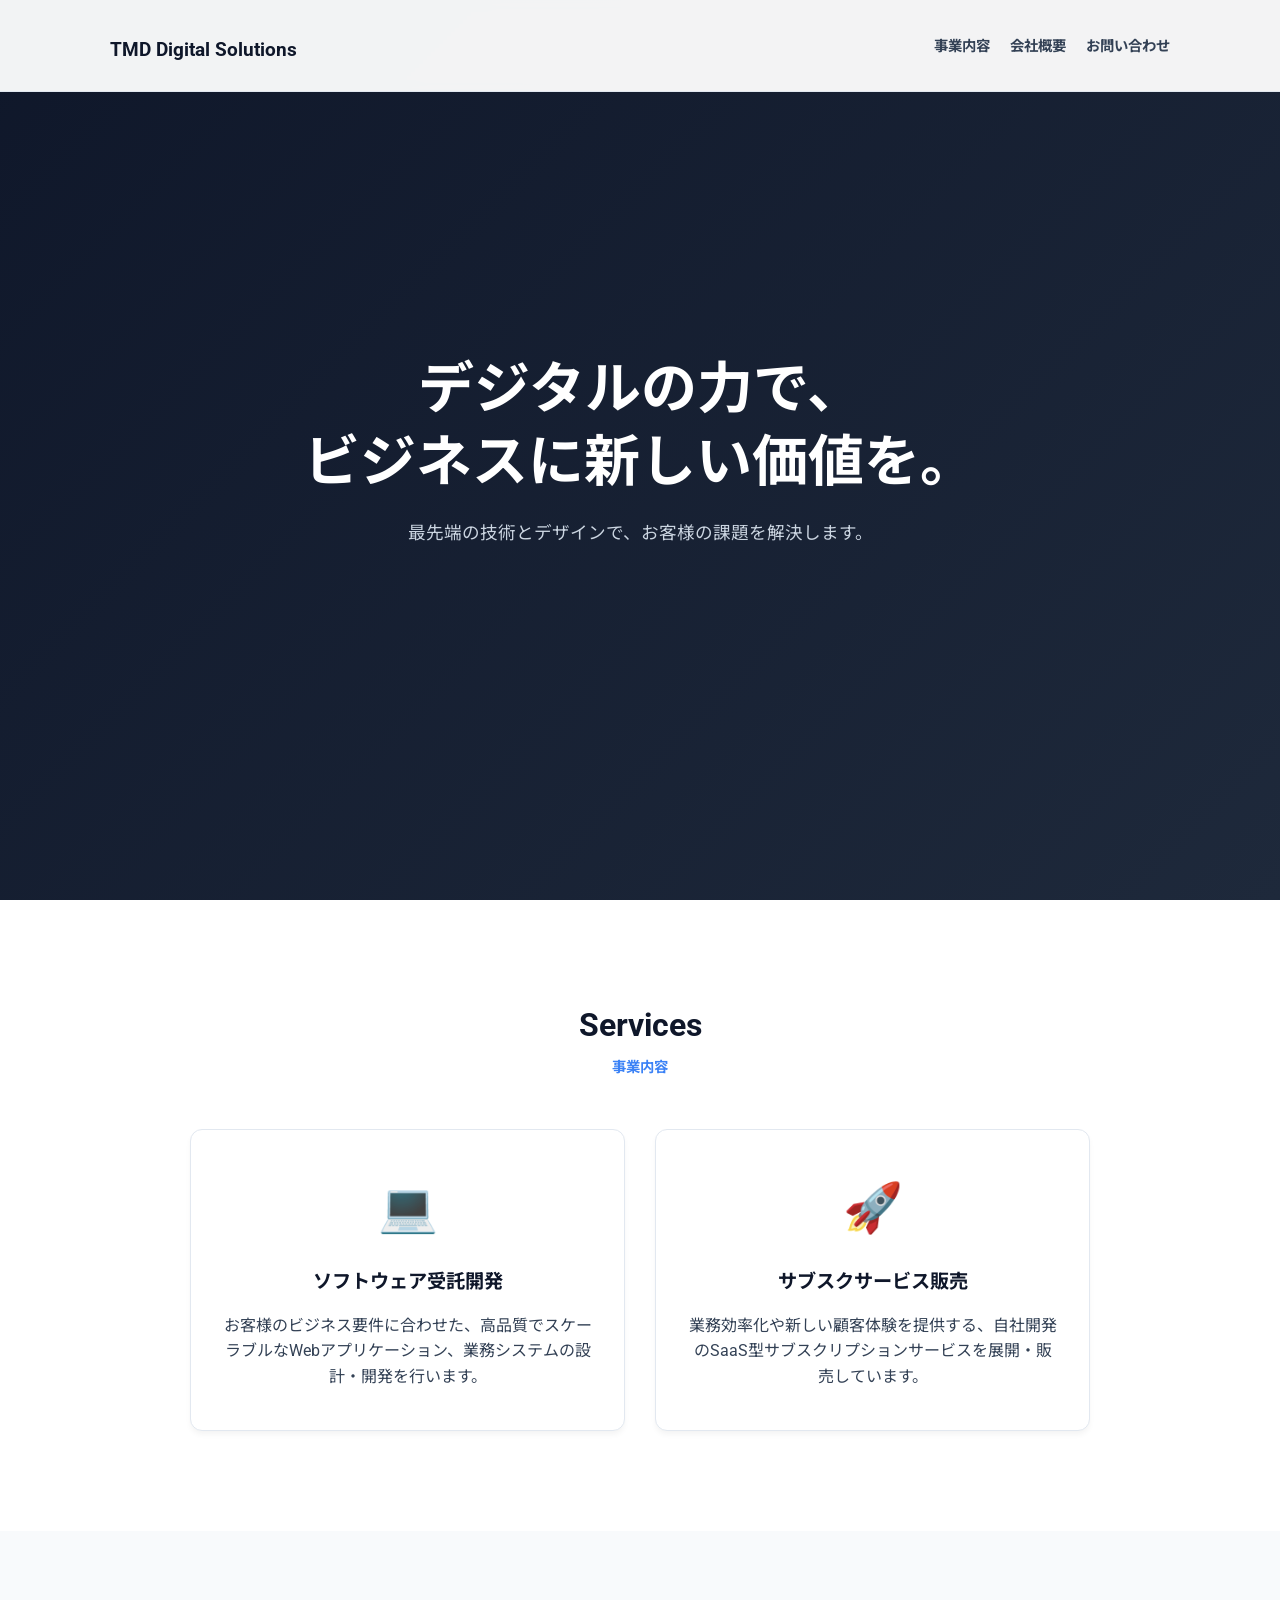
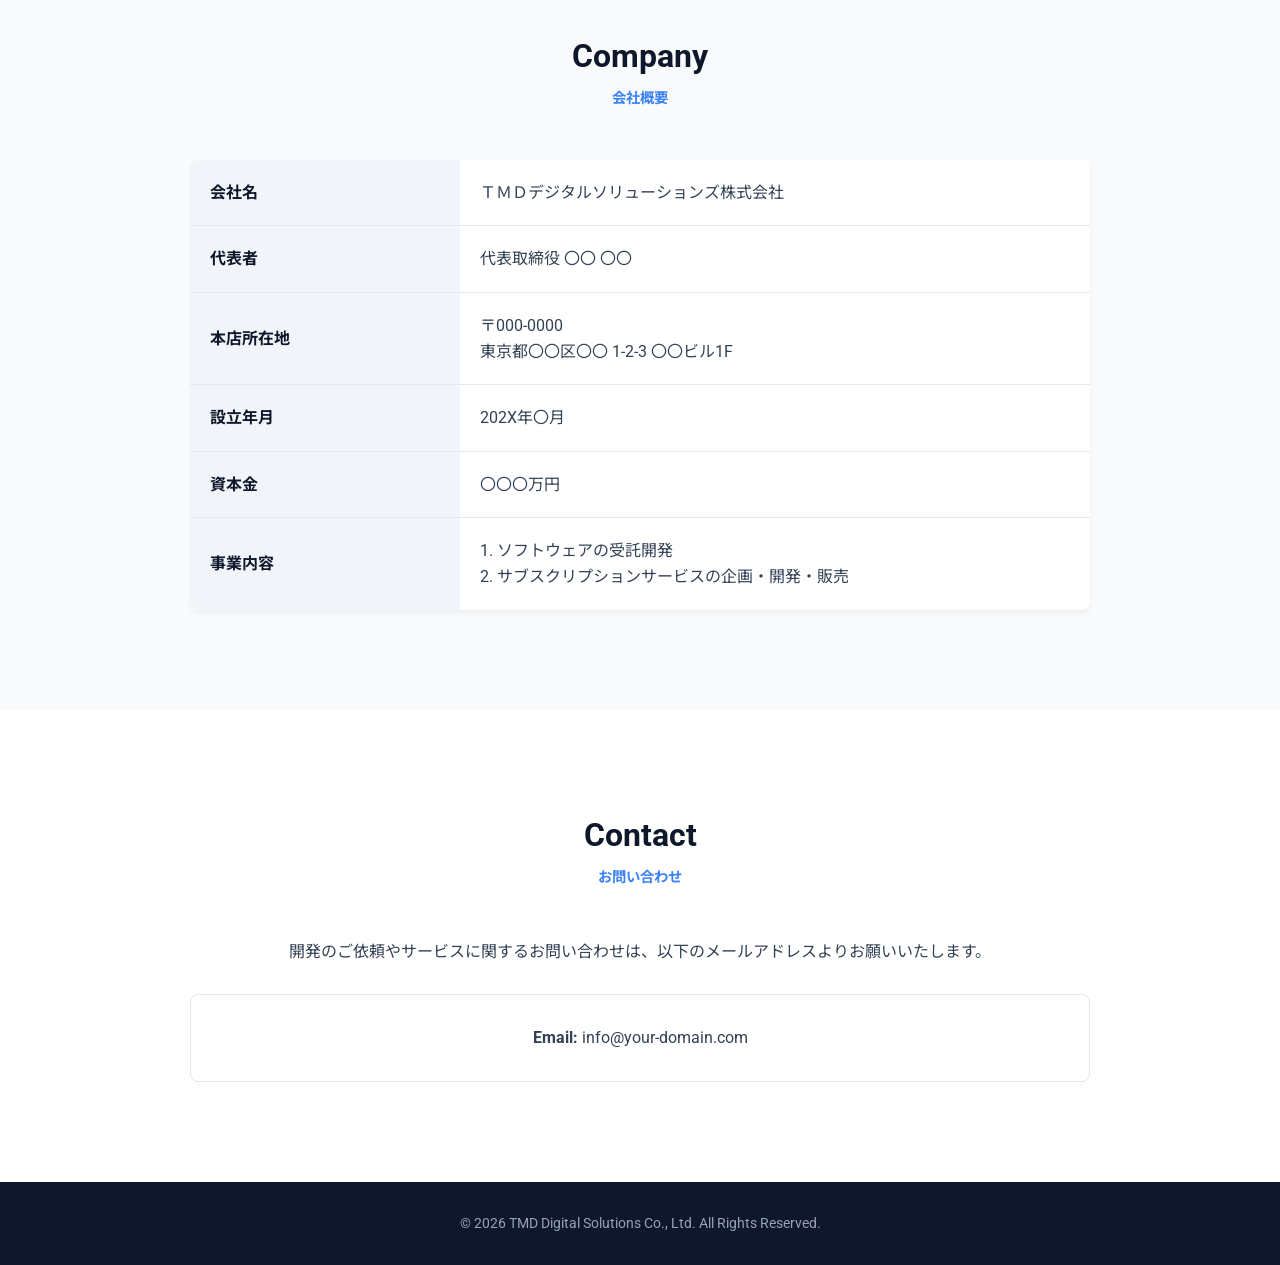
<file: src/index.html>
<!DOCTYPE html>
<html lang="ja">
<head>
    <meta charset="UTF-8">
    <meta name="viewport" content="width=device-width, initial-scale=1.0">
    <title>ＴＭＤデジタルソリューションズ株式会社</title>
    <meta name="description" content="ソフトウェア受託開発・サブスクリプションサービスの販売を行うＴＭＤデジタルソリューションズ株式会社のコーポレートサイトです。">
    <link rel="preconnect" href="https://fonts.googleapis.com">
    <link rel="preconnect" href="https://fonts.gstatic.com" crossorigin>
    <link href="https://fonts.googleapis.com/css2?family=Noto+Sans+JP:wght@300;400;700&family=Roboto:wght@400;700&display=swap" rel="stylesheet">
    <link rel="stylesheet" href="style.css">
</head>
<body>
    <header id="header">
        <div class="header-inner">
            <h1 class="logo"><a href="#">TMD Digital Solutions</a></h1>
            <nav>
                <ul class="nav-links">
                    <li><a href="#services">事業内容</a></li>
                    <li><a href="#company">会社概要</a></li>
                    <li><a href="#contact">お問い合わせ</a></li>
                </ul>
            </nav>
        </div>
    </header>

    <main>
        <!-- Hero Section -->
        <section id="hero">
            <div class="hero-content fade-in">
                <h2>デジタルの力で、<br>ビジネスに新しい価値を。</h2>
                <p>最先端の技術とデザインで、お客様の課題を解決します。</p>
            </div>
        </section>

        <!-- Services Section -->
        <section id="services" class="section">
            <div class="section-inner fade-in">
                <h2 class="section-title">Services<span>事業内容</span></h2>
                <div class="cards">
                    <div class="card">
                        <div class="card-icon">💻</div>
                        <h3>ソフトウェア受託開発</h3>
                        <p>お客様のビジネス要件に合わせた、高品質でスケーラブルなWebアプリケーション、業務システムの設計・開発を行います。</p>
                    </div>
                    <div class="card">
                        <div class="card-icon">🚀</div>
                        <h3>サブスクサービス販売</h3>
                        <p>業務効率化や新しい顧客体験を提供する、自社開発のSaaS型サブスクリプションサービスを展開・販売しています。</p>
                    </div>
                </div>
            </div>
        </section>

        <!-- Company Section -->
        <section id="company" class="section bg-light">
            <div class="section-inner fade-in">
                <h2 class="section-title">Company<span>会社概要</span></h2>
                <table class="company-table">
                    <tbody>
                        <tr>
                            <th>会社名</th>
                            <td>ＴＭＤデジタルソリューションズ株式会社</td>
                        </tr>
                        <tr>
                            <th>代表者</th>
                            <td>代表取締役 〇〇 〇〇 <!-- ※ご自身の名前に変更 --></td>
                        </tr>
                        <tr>
                            <th>本店所在地</th>
                            <td>〒000-0000<br>東京都〇〇区〇〇 1-2-3 〇〇ビル1F <!-- ※登記簿と完全に一致させる --></td>
                        </tr>
                        <tr>
                            <th>設立年月</th>
                            <td>202X年〇月</td>
                        </tr>
                        <tr>
                            <th>資本金</th>
                            <td>〇〇〇万円</td>
                        </tr>
                        <tr>
                            <th>事業内容</th>
                            <td>
                                1. ソフトウェアの受託開発<br>
                                2. サブスクリプションサービスの企画・開発・販売
                            </td>
                        </tr>
                    </tbody>
                </table>
            </div>
        </section>

        <!-- Contact Section -->
        <section id="contact" class="section">
            <div class="section-inner fade-in">
                <h2 class="section-title">Contact<span>お問い合わせ</span></h2>
                <p class="contact-text">開発のご依頼やサービスに関するお問い合わせは、以下のメールアドレスよりお願いいたします。</p>
                <div class="contact-info">
                    <p><strong>Email:</strong> info@your-domain.com <!-- ※取得したドメインのメアド等に変更 --></p>
                </div>
            </div>
        </section>
    </main>

    <footer>
        <div class="footer-inner">
            <p>&copy; 2026 TMD Digital Solutions Co., Ltd. All Rights Reserved.</p>
        </div>
    </footer>

    <script src="script.js"></script>
</body>
</html>
</file>
<file: style.css>
:root {
    --ink: #0f141a;
    --ink-2: #161d25;
    --text: #343a42;
    --muted: #6f7882;
    --paper: #f3f4f1;
    --surface: #ffffff;
    --line: #d7dbdf;
    --line-dark: #bcc2c9;
    --blue: #2b5fea;
    --blue-dark: #224fc5;
    --blue-soft: #eef3ff;
    --minoly-primary: #0F766E;
    --minoly-accent: #0284C7;
    --container: 1220px;
    --hero-container: 1600px;
    --header-height: 84px;
    --transition: 220ms cubic-bezier(.2,.7,.2,1);
    --reveal-duration: 820ms cubic-bezier(.2,.7,.2,1);
}

*, *::before, *::after { box-sizing: border-box; }
html { scroll-behavior: smooth; scroll-padding-top: calc(var(--header-height) + 24px); }
body {
    margin: 0;
    color: var(--text);
    background: var(--surface);
    font-family: "Helvetica Neue", Arial, "Hiragino Kaku Gothic ProN", "Hiragino Sans", "Yu Gothic", Meiryo, sans-serif;
    line-height: 1.85;
    -webkit-font-smoothing: antialiased;
    text-rendering: optimizeLegibility;
}
body.menu-open { overflow: hidden; }
a { color: inherit; text-decoration: none; }
button, a { -webkit-tap-highlight-color: transparent; }
button { font: inherit; }
img, svg { max-width: 100%; }

.skip-link {
    position: absolute;
    left: 12px;
    top: -48px;
    z-index: 1000;
    padding: 10px 14px;
    background: #fff;
    color: var(--ink);
    border: 1px solid var(--ink);
}
.skip-link:focus { top: 12px; }

.container,
.header-inner {
    width: min(calc(100% - 72px), var(--container));
    margin-inline: auto;
}
.section { padding: 112px 0; }
.section-muted { background: var(--paper); }

h1, h2, h3, p { margin-top: 0; }
h1, h2, h3 {
    color: var(--ink);
    font-weight: 760;
    letter-spacing: -0.055em;
    line-height: 0.98;
}
h1 { font-size: clamp(4.2rem, 7vw, 6.8rem); margin-bottom: 34px; }
h2 { font-size: clamp(2.8rem, 5vw, 4.2rem); margin-bottom: 28px; }
h3 { font-size: clamp(1.4rem, 2vw, 1.85rem); margin-bottom: 18px; }
p { margin-bottom: 1.15em; }
.prose p:last-child,
.prose-large p:last-child { margin-bottom: 0; }
.prose-large { font-size: 1.06rem; }
.eyebrow {
    display: inline-flex;
    align-items: center;
    gap: 14px;
    margin-bottom: 22px;
    color: var(--blue);
    font-size: .78rem;
    font-weight: 790;
    letter-spacing: .18em;
    text-transform: uppercase;
}
.eyebrow::before {
    content: "";
    width: 28px;
    height: 1px;
    background: currentColor;
}
.eyebrow-light { color: #7d8db5; }
.text-link {
    display: inline-flex;
    align-items: center;
    gap: 10px;
    padding-bottom: 12px;
    color: var(--ink);
    border-bottom: 1px solid currentColor;
    font-size: .94rem;
    font-weight: 700;
    letter-spacing: .02em;
    transition: transform var(--transition), color var(--transition), border-color var(--transition);
}
.text-link:hover,
.text-link:focus-visible { transform: translateX(4px); color: var(--blue); border-color: var(--blue); }
.button-row { display: flex; flex-wrap: wrap; gap: 24px 32px; margin-top: 42px; }
.button {
    display: inline-flex;
    align-items: center;
    justify-content: center;
    min-height: 52px;
    padding: 0 24px;
    border: 1px solid transparent;
    border-radius: 0;
    font-size: .95rem;
    font-weight: 720;
    letter-spacing: .02em;
    transition: transform var(--transition), background-color var(--transition), color var(--transition), border-color var(--transition), box-shadow var(--transition);
}
.button:hover,
.button:focus-visible { transform: translateY(-2px); }
.button-primary { background: var(--ink); color: #fff; }
.button-primary:hover,
.button-primary:focus-visible { background: var(--blue); }
.button-secondary { border-color: var(--ink); color: var(--ink); }
.button-secondary:hover,
.button-secondary:focus-visible { border-color: var(--blue); color: var(--blue); }
.button-light { background: transparent; color: #fff; border-color: rgba(255,255,255,.62); }
.button-light:hover,
.button-light:focus-visible { background: #fff; color: var(--ink); border-color: #fff; }

.site-header {
    position: sticky;
    top: 0;
    z-index: 100;
    background: rgba(255,255,255,.86);
    backdrop-filter: blur(16px);
    -webkit-backdrop-filter: blur(16px);
    border-bottom: 1px solid rgba(15,20,26,.08);
    transition: background-color var(--transition), box-shadow var(--transition), border-color var(--transition);
}
.site-header.is-scrolled {
    background: rgba(255,255,255,.94);
    box-shadow: 0 8px 24px rgba(15,20,26,.06);
    border-color: rgba(15,20,26,.11);
}
.header-inner {
    min-height: var(--header-height);
    display: flex;
    align-items: center;
    justify-content: space-between;
    gap: 30px;
}
.brand { display: inline-flex; align-items: center; gap: 12px; color: var(--ink); }
.brand-main { font-size: 2rem; font-weight: 900; letter-spacing: -0.05em; line-height: 1; }
.brand-sub { font-size: .52rem; font-weight: 820; letter-spacing: .28em; line-height: 1; }
.site-nav { display: flex; align-items: center; gap: 34px; font-size: .88rem; font-weight: 700; }
.site-nav a { position: relative; padding: 10px 0; }
.site-nav a::after {
    content: "";
    position: absolute;
    left: 0;
    right: 0;
    bottom: 2px;
    height: 1px;
    background: currentColor;
    transform: scaleX(0);
    transform-origin: left center;
    transition: transform var(--transition);
}
.site-nav a:hover::after,
.site-nav a:focus-visible::after,
.site-nav a[aria-current="page"]::after { transform: scaleX(1); }
.site-nav .nav-contact {
    min-height: 46px;
    padding: 0 20px;
    display: inline-flex;
    align-items: center;
    border: 1px solid var(--ink);
}
.site-nav .nav-contact::after { display: none; }
.site-nav .nav-contact:hover,
.site-nav .nav-contact:focus-visible { background: var(--ink); color: #fff; }
.menu-button {
    display: none;
    width: 48px;
    height: 48px;
    padding: 0;
    border: 0;
    background: transparent;
    color: var(--ink);
    align-items: center;
    justify-content: center;
    cursor: pointer;
}
.menu-button span {
    display: block;
    width: 20px;
    height: 1.5px;
    margin: 4px 0;
    background: currentColor;
    transition: transform var(--transition), opacity var(--transition);
}
.menu-button[aria-expanded="true"] span:nth-child(1) { transform: translateY(5.5px) rotate(45deg); }
.menu-button[aria-expanded="true"] span:nth-child(2) { opacity: 0; }
.menu-button[aria-expanded="true"] span:nth-child(3) { transform: translateY(-5.5px) rotate(-45deg); }

.hero {
    position: relative;
    overflow: clip;
    background: var(--paper);
    border-bottom: 1px solid var(--line-dark);
}
.hero::before {
    content: "";
    position: absolute;
    inset: 0;
    background-image:
        linear-gradient(to right, rgba(16,20,24,.065) 1px, transparent 1px),
        linear-gradient(to bottom, rgba(16,20,24,.055) 1px, transparent 1px);
    background-size: 168px 168px;
    opacity: .52;
    pointer-events: none;
}
.hero-grid {
    position: relative;
    z-index: 1;
    width: min(calc(100% - 48px), var(--hero-container));
    min-height: min(880px, calc(100vh - var(--header-height)));
    margin-inline: auto;
    display: grid;
    grid-template-columns: minmax(0, 1.04fr) minmax(420px, .96fr);
}
.hero-copy {
    display: flex;
    flex-direction: column;
    justify-content: center;
    padding: 88px 70px 92px 0;
}
.hero-copy .eyebrow { margin-bottom: 26px; }
.hero-copy h1 { max-width: 8.8ch; }
.hero-lead {
    max-width: 34em;
    margin-bottom: 0;
    color: #626b74;
    font-size: 1.08rem;
    line-height: 1.95;
}
.hero .button-row .button {
    min-height: auto;
    padding: 0 0 14px;
    background: transparent;
    color: var(--ink);
    border: 0;
    border-bottom: 1px solid var(--ink);
    font-weight: 760;
}
.hero .button-row .button:hover,
.hero .button-row .button:focus-visible {
    color: var(--blue);
    border-color: var(--blue);
    transform: translateX(4px);
}
.hero-visual {
    position: relative;
    min-height: 100%;
    padding: 54px 50px 34px;
    background: linear-gradient(180deg, #0c1117 0%, #090d12 100%);
    color: #fff;
    overflow: hidden;
}
.hero-visual::before {
    content: "";
    position: absolute;
    inset: 0;
    background: radial-gradient(circle at 84% 22%, rgba(43,95,234,.08), transparent 22%), linear-gradient(to right, rgba(255,255,255,.08) 1px, transparent 1px), linear-gradient(to bottom, rgba(255,255,255,.06) 1px, transparent 1px);
    background-size: auto, 168px 168px, 168px 168px;
    opacity: .42;
}
.hero-accent-block {
    position: absolute;
    top: 26px;
    right: 24px;
    width: 108px;
    height: 250px;
    background: var(--blue);
    box-shadow: -26px 26px 0 rgba(43,95,234,.07);
}
.hero-keywords {
    position: relative;
    z-index: 1;
    counter-reset: heroItem;
    display: grid;
    gap: 26px;
    max-width: 430px;
    margin-top: 10px;
}
.hero-keywords span {
    counter-increment: heroItem;
    display: grid;
    grid-template-columns: 28px auto;
    gap: 22px;
    align-items: baseline;
    color: #fff;
    font-size: clamp(2rem, 4vw, 3rem);
    font-weight: 760;
    line-height: 1.08;
    letter-spacing: .03em;
}
.hero-keywords span::before {
    content: counter(heroItem, decimal-leading-zero);
    color: #6d84bf;
    font-size: .78rem;
    font-weight: 700;
    letter-spacing: .12em;
}
.hero-monogram {
    position: absolute;
    right: -8px;
    bottom: -58px;
    z-index: 0;
    color: rgba(255,255,255,.92);
    font-size: clamp(14rem, 29vw, 25rem);
    font-weight: 820;
    line-height: .8;
    letter-spacing: -.09em;
}
.hero-coordinate {
    position: absolute;
    right: 18px;
    bottom: 28px;
    z-index: 1;
    color: rgba(255,255,255,.45);
    font-size: .68rem;
    font-weight: 760;
    letter-spacing: .18em;
    writing-mode: vertical-rl;
}

.split-heading {
    display: grid;
    grid-template-columns: minmax(270px, .72fr) minmax(0, 1.28fr);
    gap: 96px;
    align-items: start;
}
.desktop-break { display: block; }
.capability-strip {
    border-top: 1px solid var(--line-dark);
    border-bottom: 1px solid var(--line-dark);
    background: #0d1219;
    color: #fff;
}
.capability-grid { display: grid; grid-template-columns: repeat(4, 1fr); }
.capability-item {
    padding: 28px 22px;
    min-height: 124px;
    display: flex;
    flex-direction: column;
    justify-content: space-between;
    border-right: 1px solid rgba(255,255,255,.14);
}
.capability-item:last-child { border-right: 0; }
.capability-item small { color: #8fa2d6; font-size: .68rem; font-weight: 760; letter-spacing: .16em; }
.capability-item strong { color: #fff; font-size: 1.15rem; font-weight: 760; letter-spacing: .04em; }

.section-heading {
    display: flex;
    justify-content: space-between;
    align-items: end;
    gap: 40px;
    margin-bottom: 44px;
}
.section-heading-inline { align-items: center; }
.section-heading h2 { margin-bottom: 0; }

.business-list { border-top: 1px solid var(--ink); }
.business-item {
    display: grid;
    grid-template-columns: 120px minmax(0, 1fr);
    gap: 36px;
    padding: 42px 0 44px;
    border-bottom: 1px solid var(--line);
}
.business-number,
.detail-number {
    color: var(--blue);
    font-size: .82rem;
    font-weight: 780;
    letter-spacing: .16em;
}
.business-label { margin-bottom: 18px; color: #76809a; font-size: .8rem; font-weight: 760; letter-spacing: .16em; }
.business-copy p:last-of-type { max-width: 52em; }

.minoly-section {
    position: relative;
    overflow: hidden;
    color: #fff;
    background: linear-gradient(135deg, #0b1128 0%, #15388d 100%);
}
.minoly-section::before {
    content: "MINOLY";
    position: absolute;
    right: -12px;
    bottom: -26px;
    color: rgba(255,255,255,.08);
    font-size: clamp(7rem, 20vw, 16rem);
    font-weight: 900;
    letter-spacing: -.08em;
    line-height: .8;
    pointer-events: none;
}
.minoly-grid {
    position: relative;
    z-index: 1;
    display: grid;
    grid-template-columns: minmax(0, 1.08fr) minmax(300px, .92fr);
    min-height: 520px;
}
.minoly-copy {
    padding: 92px 68px 92px 0;
    display: flex;
    flex-direction: column;
    justify-content: center;
}
.minoly-copy .eyebrow { color: #9db1ec; }
.minoly-copy .eyebrow::before { background: currentColor; }
.minoly-wordmark {
    margin: 0 0 20px;
    color: #fff;
    font-size: clamp(2.6rem, 5vw, 4.6rem);
    font-weight: 820;
    letter-spacing: -.05em;
    line-height: .9;
}
.minoly-wordmark-small { margin-bottom: 20px; font-size: 2.2rem; }
.minoly-copy h2,
.minoly-copy p { color: #fff; }
.minoly-copy p { max-width: 34em; color: rgba(255,255,255,.84); }
.minoly-copy .button { align-self: flex-start; margin-top: 14px; background: #fff; color: var(--ink); }
.minoly-copy .button:hover,
.minoly-copy .button:focus-visible { background: var(--blue-soft); color: var(--blue-dark); }
.minoly-visual {
    position: relative;
    border-left: 1px solid rgba(255,255,255,.16);
}
.minoly-visual::before {
    content: "WINDOWS APPLICATIONS\A PRODUCT BRAND";
    white-space: pre;
    position: absolute;
    left: 52px;
    top: 76px;
    color: rgba(255,255,255,.62);
    font-size: .78rem;
    font-weight: 760;
    letter-spacing: .18em;
    line-height: 1.9;
}
.minoly-visual::after {
    content: "";
    position: absolute;
    right: 46px;
    bottom: 46px;
    width: 180px;
    height: 180px;
    border: 1px solid rgba(255,255,255,.28);
    background: linear-gradient(135deg, rgba(255,255,255,.12), transparent 65%);
}

.company-preview { background: #fff; }
.company-list { margin: 0; border-top: 1px solid var(--ink); }
.company-list div {
    display: grid;
    grid-template-columns: 220px 1fr;
    gap: 38px;
    padding: 27px 0;
    border-bottom: 1px solid var(--line);
}
.company-list dt { color: #6d7680; font-size: .84rem; font-weight: 750; letter-spacing: .04em; }
.company-list dd { margin: 0; color: var(--ink); font-weight: 560; }
.company-list-full { max-width: 960px; }

.contact-cta { padding: 112px 0; color: #fff; background: var(--ink); }
.contact-cta-inner { display: grid; grid-template-columns: 1.3fr .7fr; gap: 60px; align-items: end; }
.contact-cta h2 { max-width: 12ch; color: #fff; margin-bottom: 20px; font-size: clamp(2.6rem, 5vw, 4.8rem); }
.contact-cta p:last-child { margin-bottom: 0; color: #98a3b0; }
.contact-cta .button { justify-self: end; font-size: 1rem; }

.site-footer { padding: 76px 0 26px; background: #090c10; color: #8f99a4; }
.footer-grid { display: grid; grid-template-columns: 1fr auto; gap: 80px; }
.brand-footer { color: #fff; }
.footer-company { margin: 28px 0 0; font-size: .8rem; line-height: 1.95; }
.footer-nav { display: grid; grid-template-columns: repeat(2, minmax(140px, 1fr)); gap: 18px 42px; align-content: start; font-size: .82rem; }
.footer-nav a { transition: color var(--transition), transform var(--transition); }
.footer-nav a:hover,
.footer-nav a:focus-visible { color: #fff; transform: translateX(3px); }
.footer-bottom { margin-top: 64px; padding-top: 22px; border-top: 1px solid #24292f; font-size: .7rem; letter-spacing: .05em; }
.footer-bottom p { margin: 0; }

.page-hero {
    position: relative;
    overflow: hidden;
    padding: 148px 0 104px;
    background: var(--paper);
    border-bottom: 1px solid var(--line-dark);
}
.page-hero::before {
    content: "";
    position: absolute;
    inset: 0;
    background-image:
        linear-gradient(to right, rgba(16,20,24,.06) 1px, transparent 1px),
        linear-gradient(to bottom, rgba(16,20,24,.05) 1px, transparent 1px);
    background-size: 168px 168px;
    opacity: .42;
}
.page-hero::after {
    content: attr(data-en);
    position: absolute;
    right: -1vw;
    bottom: -1vw;
    z-index: 0;
    color: rgba(16,20,24,.06);
    font-size: clamp(7rem, 20vw, 18rem);
    font-weight: 900;
    letter-spacing: -.08em;
    line-height: .76;
}
.page-hero .container { position: relative; z-index: 1; }
.page-hero h1 { margin-bottom: 30px; font-size: clamp(3.8rem, 7vw, 6.2rem); }
.page-hero p:last-child { max-width: 760px; margin-bottom: 0; color: #5d6670; font-size: 1.06rem; }
.page-hero-compact { padding-bottom: 86px; }
.page-hero-compact h1 { margin-bottom: 0; }
.detail-grid { display: grid; grid-template-columns: minmax(280px, .78fr) minmax(0, 1.22fr); gap: 94px; }
.detail-grid h2 { margin: 0; }
.service-points { margin: 34px 0; padding: 0; list-style: none; border-top: 1px solid var(--ink); }
.service-points li { position: relative; padding: 18px 14px 18px 28px; border-bottom: 1px solid var(--line); color: var(--ink); font-weight: 620; }
.service-points li::before { content: ""; position: absolute; left: 4px; top: 29px; width: 8px; height: 8px; background: var(--blue); }
.service-callout { margin-top: 38px; padding-top: 34px; border-top: 1px solid var(--ink); }
.service-callout > * { max-width: 720px; }
.service-callout .button { margin-top: 10px; }
.contact-page-grid { display: grid; grid-template-columns: minmax(0, 1.15fr) minmax(320px, .85fr); gap: 92px; }
.contact-page-grid h2 { margin-bottom: 24px; }
.contact-page-lead { max-width: 680px; color: #5f6670; }
.email-card {
    display: grid;
    grid-template-columns: 88px 1fr auto;
    align-items: center;
    gap: 22px;
    margin-top: 46px;
    padding: 28px 0;
    border-top: 1px solid var(--ink);
    border-bottom: 1px solid var(--line);
    transition: color var(--transition);
}
.email-card span { color: var(--blue); font-size: .68rem; font-weight: 820; letter-spacing: .16em; }
.email-card strong { color: var(--ink); font-size: clamp(1.2rem, 2.4vw, 1.65rem); font-weight: 620; }
.email-card i { color: var(--ink); font-style: normal; font-size: 1.4rem; transition: transform var(--transition); }
.email-card:hover i,
.email-card:focus-visible i { transform: translateX(7px); }
.contact-note { margin-top: 20px; color: var(--muted); font-size: .88rem; }
.minoly-contact {
    position: relative;
    padding: 46px 42px;
    background: var(--blue);
    color: #e6ebff;
    align-self: start;
}
.minoly-contact .eyebrow, .minoly-contact h2 { color: #fff; }
.minoly-contact p { color: #e1e7ff; }
.minoly-contact .text-link { color: #fff; border-color: rgba(255,255,255,.7); }
.minoly-contact .text-link:hover,
.minoly-contact .text-link:focus-visible { color: #fff; border-color: #fff; }
.legal-section { padding-top: 92px; }
.legal-content { max-width: 830px; }
.legal-content > p:first-child { font-size: 1.05rem; }
.legal-content h2 { margin: 60px 0 16px; padding-top: 22px; border-top: 1px solid var(--line); font-size: 1.35rem; letter-spacing: -.02em; }
.legal-content ul { padding-left: 1.5em; }
.legal-content a { color: var(--blue); text-decoration: underline; text-underline-offset: 3px; }
.policy-date { margin-top: 62px; color: var(--muted); font-size: .88rem; }

.reveal {
    opacity: 0;
    transform: translateY(26px);
    transition: opacity var(--reveal-duration), transform var(--reveal-duration);
    transition-delay: var(--reveal-delay, 0ms);
}
.reveal.is-visible {
    opacity: 1;
    transform: translateY(0);
}
body.is-loaded .hero-copy > *,
body.is-loaded .hero-keywords span,
body.is-loaded .hero-accent-block,
body.is-loaded .hero-coordinate,
body.is-loaded .hero-monogram {
    opacity: 1;
    transform: none;
}
.hero-copy > *,
.hero-keywords span,
.hero-accent-block,
.hero-coordinate,
.hero-monogram {
    opacity: 0;
    transform: translateY(22px);
    transition: opacity 820ms cubic-bezier(.2,.7,.2,1), transform 820ms cubic-bezier(.2,.7,.2,1);
}
.hero-copy > *:nth-child(1) { transition-delay: 80ms; }
.hero-copy > *:nth-child(2) { transition-delay: 180ms; }
.hero-copy > *:nth-child(3) { transition-delay: 300ms; }
.hero-copy > *:nth-child(4) { transition-delay: 420ms; }
.hero-keywords span:nth-child(1) { transition-delay: 200ms; }
.hero-keywords span:nth-child(2) { transition-delay: 320ms; }
.hero-keywords span:nth-child(3) { transition-delay: 440ms; }
.hero-accent-block { transition-delay: 140ms; }
.hero-coordinate { transition-delay: 480ms; }
.hero-monogram { transition-delay: 380ms; transform: translateY(26px) scale(.98); }

:focus-visible { outline: 3px solid rgba(43,95,234,.34); outline-offset: 4px; }

@media (prefers-reduced-motion: reduce) {
    html { scroll-behavior: auto; }
    *, *::before, *::after { animation: none !important; transition-duration: 0.01ms !important; transition-delay: 0ms !important; }
    .reveal,
    .hero-copy > *,
    .hero-keywords span,
    .hero-accent-block,
    .hero-coordinate,
    .hero-monogram { opacity: 1 !important; transform: none !important; }
}

@media (max-width: 1120px) {
    .hero-grid { grid-template-columns: minmax(0, 1fr) minmax(380px, .9fr); }
    .hero-copy { padding-right: 50px; }
    .split-heading { gap: 72px; }
    .detail-grid, .contact-page-grid { gap: 68px; }
}

@media (max-width: 920px) {
    :root { --header-height: 70px; }
    .container, .header-inner { width: min(calc(100% - 40px), var(--container)); }
    .section { padding: 92px 0; }
    .site-header { height: auto; }
    .header-inner { min-height: var(--header-height); flex-wrap: wrap; }
    .site-nav { width: 100%; padding-bottom: 18px; display: flex; flex-direction: column; align-items: stretch; gap: 0; }
    .site-nav a { padding: 17px 2px; border-bottom: 1px solid var(--line); font-size: 1rem; }
    .site-nav a::after { display: none; }
    .site-nav .nav-contact { margin-top: 18px; text-align: center; justify-content: center; }
    .js .site-header { height: var(--header-height); }
    .js .header-inner { flex-wrap: nowrap; }
    .js .menu-button { display: inline-flex; }
    .js .site-nav {
        position: fixed;
        left: 0; right: 0; top: var(--header-height);
        width: auto;
        height: calc(100dvh - var(--header-height));
        padding: 34px 22px;
        background: rgba(255,255,255,.985);
        visibility: hidden;
        opacity: 0;
        pointer-events: none;
        transform: translateY(-8px);
        transition: opacity var(--transition), transform var(--transition), visibility var(--transition);
    }
    .js .site-nav.is-open { visibility: visible; opacity: 1; pointer-events: auto; transform: none; }
    .hero-grid {
        width: min(calc(100% - 40px), var(--hero-container));
        min-height: auto;
        grid-template-columns: 1fr;
    }
    .hero-copy { padding: 84px 0 72px; }
    .hero-visual { min-height: 420px; padding: 44px 34px 34px; }
    .hero-keywords span { font-size: clamp(1.8rem, 7vw, 2.6rem); }
    .hero-monogram { right: -6px; bottom: -22px; font-size: clamp(10rem, 43vw, 18rem); }
    .hero-coordinate { right: 14px; bottom: 18px; }
    .hero-accent-block { right: 20px; top: 20px; width: 88px; height: 180px; }
    .split-heading, .minoly-grid, .detail-grid, .contact-page-grid { grid-template-columns: 1fr; gap: 48px; }
    .capability-grid { grid-template-columns: repeat(2, 1fr); }
    .capability-item:nth-child(2n) { border-right: 0; }
    .capability-item:nth-child(n+3) { border-top: 1px solid rgba(255,255,255,.14); }
    .business-item { grid-template-columns: 70px 1fr; gap: 26px; }
    .minoly-copy { padding: 86px 0 54px; }
    .minoly-visual { min-height: 240px; border-left: 0; border-top: 1px solid rgba(255,255,255,.18); }
    .minoly-visual::before { left: 0; top: 44px; }
    .minoly-visual::after { right: 0; bottom: 44px; width: 150px; height: 150px; }
    .section-heading-inline { align-items: flex-start; flex-direction: column; gap: 8px; }
    .contact-cta-inner { grid-template-columns: 1fr; gap: 42px; }
    .contact-cta .button { justify-self: start; }
    .footer-grid { grid-template-columns: 1fr; gap: 48px; }
    .page-hero { padding: 112px 0 78px; }
}

@media (max-width: 560px) {
    .container, .header-inner { width: min(calc(100% - 30px), var(--container)); }
    .brand-main { font-size: 1.3rem; }
    .brand-sub { font-size: .47rem; }
    .section { padding: 74px 0; }
    h1 { font-size: clamp(3rem, 16vw, 4.4rem); }
    h2 { font-size: clamp(2.2rem, 11vw, 3.2rem); }
    .hero::before, .page-hero::before { background-size: 88px 88px; }
    .hero-copy { padding: 72px 0 58px; }
    .hero-copy h1 { max-width: 100%; }
    .hero-copy h1 br { display: block; }
    .hero-lead { font-size: 1rem; }
    .button-row { gap: 18px 24px; }
    .hero-visual { min-height: 340px; padding: 30px 22px 26px; }
    .hero-keywords { gap: 18px; }
    .hero-keywords span { grid-template-columns: 24px auto; gap: 16px; font-size: 1.55rem; }
    .hero-keywords span::before { font-size: .66rem; }
    .hero-accent-block { width: 66px; height: 120px; box-shadow: -14px 14px 0 rgba(43,95,234,.07); }
    .hero-monogram { font-size: clamp(8rem, 42vw, 12rem); }
    .desktop-break { display: none; }
    .capability-grid { grid-template-columns: 1fr; }
    .capability-item { min-height: 96px; border-right: 0; border-top: 1px solid rgba(255,255,255,.14); }
    .capability-item:first-child { border-top: 0; }
    .company-list div { grid-template-columns: 1fr; gap: 8px; padding: 20px 0; }
    .email-card { grid-template-columns: 1fr; gap: 10px; }
    .email-card i { display: none; }
    .minoly-contact { padding: 34px 26px; }
    .contact-cta { padding: 80px 0; }
    .contact-cta h2 { max-width: 100%; }
    .footer-nav { grid-template-columns: 1fr; }
    .page-hero::after { right: -6vw; bottom: 0; }
}

/* V6 refinement: reduce hero duplication and tighten balance */
.hero-copy {
    padding-top: 96px;
    padding-bottom: 96px;
}
.hero-copy h1 {
    max-width: none;
    width: max-content;
    max-width: 100%;
    font-size: clamp(3.9rem, 5.55vw, 5.9rem);
    line-height: 1.04;
    letter-spacing: -0.065em;
    margin-bottom: 0;
    text-wrap: balance;
}
.hero-copy h1 br { display: block; }

/* Brand lockup balance */
.brand { gap: 10px; }
.brand-main {
    font-size: 1.72rem;
    letter-spacing: -0.045em;
}
.brand-sub {
    font-size: .58rem;
    letter-spacing: .22em;
    transform: translateY(1px);
}

/* Contact balance */
.contact-cta {
    padding: 96px 0;
}
.contact-cta-inner {
    grid-template-columns: minmax(0, 1fr) auto;
    gap: 80px;
    align-items: center;
}
.contact-cta h2 {
    max-width: 14ch;
    font-size: clamp(2.3rem, 3.7vw, 3.8rem);
    line-height: 1.12;
    margin-bottom: 18px;
}
.contact-cta .button {
    min-width: 260px;
    min-height: 58px;
    padding-inline: 28px;
}

/* Capability strip removed in V6 */
.capability-strip { display: none; }

@media (max-width: 1120px) {
    .hero-copy h1 { font-size: clamp(3.7rem, 5.2vw, 5.25rem); }
}

@media (max-width: 920px) {
    .hero-copy h1 {
        width: auto;
        max-width: 10.5ch;
        font-size: clamp(3.4rem, 9vw, 5.1rem);
    }
    .contact-cta-inner {
        grid-template-columns: 1fr;
        gap: 36px;
        align-items: start;
    }
    .contact-cta .button {
        justify-self: start;
        min-width: 0;
    }
}

@media (max-width: 560px) {
    .hero-copy { padding: 70px 0 66px; }
    .hero-copy h1 {
        max-width: none;
        font-size: clamp(2.8rem, 13vw, 4.05rem);
        line-height: 1.08;
    }
    .brand-main { font-size: 1.18rem; }
    .brand-sub { font-size: .45rem; letter-spacing: .18em; }
    .contact-cta { padding: 72px 0; }
    .contact-cta h2 { font-size: clamp(2rem, 10vw, 2.9rem); }
}

/* V7 visual refinement based on screen review */
/* Keep the skip link fully outside the viewport until keyboard focus. */
.skip-link {
    position: fixed;
    top: 14px;
    left: 14px;
    transform: translateY(-180%);
    opacity: 0;
    z-index: 1000;
}
.skip-link:focus {
    top: 14px;
    transform: translateY(0);
    opacity: 1;
}

/* Hero: the message is intentionally two lines on desktop. */
.hero-grid {
    grid-template-columns: minmax(0, 1.16fr) minmax(360px, .84fr);
}
.hero-copy {
    padding-right: 54px;
}
.hero-copy h1 {
    width: auto;
    max-width: none;
    font-size: clamp(3.15rem, 3.45vw, 4.05rem);
    line-height: 1.14;
    letter-spacing: -0.06em;
}
.hero-copy h1 span {
    display: block;
    white-space: nowrap;
}
.hero-visual {
    min-height: 100%;
    padding: 0;
}
.hero-visual::before {
    opacity: .24;
}
.hero-monogram {
    right: -2.5%;
    bottom: -3.5%;
    font-size: clamp(15rem, 29vw, 25rem);
}
.hero-coordinate {
    right: 20px;
    bottom: 30px;
}
.hero-keywords,
.hero-accent-block { display: none !important; }

/* About: lower the explanatory text and control the line breaks. */
.about-section .about-copy {
    padding-top: 76px;
    max-width: 760px;
}
.about-section .about-copy p {
    margin-bottom: 24px;
}

/* MINOLY: no decorative empty right panel; the copy itself is the visual. */
.minoly-grid {
    display: block;
    min-height: 0;
}
.minoly-copy {
    width: min(100%, 850px);
    padding: 104px 0 108px;
}
.minoly-copy h2 {
    max-width: none;
    font-size: clamp(2.85rem, 4.3vw, 4.25rem);
    line-height: 1.1;
}
.minoly-copy h2 span {
    display: block;
    white-space: nowrap;
}
.minoly-visual { display: none !important; }
.minoly-section::before {
    right: -1vw;
    bottom: -2vw;
    opacity: .85;
}

/* Company: the detail link follows the company rows rather than floating in the heading. */
.company-more {
    display: flex;
    justify-content: flex-start;
    margin-top: 34px;
}

/* Contact: heading is the page-level concept, supporting copy stays subordinate. */
.contact-cta-inner {
    grid-template-columns: minmax(0, 1fr) auto;
    gap: 96px;
    align-items: center;
}
.contact-cta h2 {
    max-width: none;
    margin-bottom: 22px;
    font-size: clamp(3rem, 4.4vw, 4.5rem);
    line-height: 1;
}
.contact-cta-lead {
    margin-bottom: 8px;
    color: #d6dce4 !important;
    font-size: 1.08rem;
}
.contact-cta p:last-child {
    font-size: .92rem;
}

@media (max-width: 1120px) {
    .hero-copy h1 {
        font-size: clamp(2.9rem, 4.25vw, 3.65rem);
    }
}

@media (max-width: 920px) {
    .hero-grid { grid-template-columns: 1fr; }
    .hero-copy { padding-right: 0; }
    .hero-copy h1 {
        font-size: clamp(3.15rem, 8.5vw, 5rem);
    }
    .hero-copy h1 span { white-space: normal; }
    .hero-visual { min-height: 320px; }
    .about-section .about-copy {
        padding-top: 0;
    }
    .minoly-copy { width: 100%; padding: 86px 0 88px; }
    .minoly-copy h2 span { white-space: normal; }
    .contact-cta-inner {
        grid-template-columns: 1fr;
        gap: 38px;
        align-items: start;
    }
}

@media (max-width: 560px) {
    .hero-copy h1 {
        font-size: clamp(2.65rem, 12.5vw, 3.7rem);
        line-height: 1.1;
    }
    .hero-copy h1 span { white-space: normal; }
    .hero-visual { min-height: 260px; }
    .minoly-copy h2 {
        font-size: clamp(2.15rem, 10.5vw, 3rem);
    }
    .contact-cta h2 {
        font-size: clamp(2.55rem, 12vw, 3.5rem);
    }
    .contact-cta-lead { font-size: 1rem; }
}


/* V11 hero refinement */
.hero-grid {
    min-height: clamp(680px, 80vh, 780px);
    grid-template-columns: minmax(0, 1.08fr) minmax(420px, .92fr);
}
.hero-copy {
    justify-content: center;
    padding: 48px 48px 58px 0;
}
.hero-copy h1 {
    font-size: clamp(3.6rem, 4.45vw, 4.95rem);
    line-height: 1.08;
    max-width: 10.5ch;
}
.hero-copy h1 span {
    white-space: nowrap;
}
.hero-visual {
    min-height: 100%;
    background: linear-gradient(180deg, #09111a 0%, #060b10 100%);
}
.hero-visual::before {
    opacity: .34;
    background:
        radial-gradient(circle at 78% 20%, rgba(43,95,234,.09), transparent 22%),
        linear-gradient(to right, rgba(255,255,255,.06) 1px, transparent 1px),
        linear-gradient(to bottom, rgba(255,255,255,.05) 1px, transparent 1px);
    background-size: auto, 168px 168px, 168px 168px;
}
.hero-visual::after {
    content: "";
    position: absolute;
    inset: 34px;
    border: 1px solid rgba(255,255,255,.08);
    pointer-events: none;
}
.hero-meta {
    position: absolute;
    top: 34px;
    right: 34px;
    z-index: 2;
    width: min(52%, 280px);
    padding: 22px 22px 20px;
    border: 1px solid rgba(255,255,255,.11);
    background: linear-gradient(180deg, rgba(255,255,255,.03), rgba(255,255,255,.015));
    opacity: 0;
    transform: translateY(18px);
    transition: opacity 820ms cubic-bezier(.2,.7,.2,1), transform 820ms cubic-bezier(.2,.7,.2,1);
    transition-delay: 220ms;
}
body.is-loaded .hero-meta {
    opacity: 1;
    transform: none;
}
.hero-meta p {
    margin: 0 0 10px;
    color: #88a1dc;
    font-size: .68rem;
    font-weight: 800;
    letter-spacing: .16em;
}
.hero-meta strong {
    display: block;
    margin-bottom: 16px;
    color: #fff;
    font-size: .96rem;
    font-weight: 760;
    line-height: 1.55;
    letter-spacing: .08em;
}
.hero-meta ul {
    margin: 0;
    padding: 0;
    list-style: none;
    border-top: 1px solid rgba(255,255,255,.12);
}
.hero-meta li {
    padding: 10px 0;
    border-bottom: 1px solid rgba(255,255,255,.08);
    color: rgba(255,255,255,.78);
    font-size: .72rem;
    font-weight: 700;
    letter-spacing: .12em;
    line-height: 1.5;
}
.hero-monogram {
    left: -10%;
    right: auto;
    bottom: -2.6%;
    font-size: clamp(12.25rem, 20.5vw, 18.5rem);
    color: rgba(255,255,255,.95);
    line-height: .8;
    letter-spacing: -.085em;
}
.hero-coordinate { display: none !important; }
.hero-keywords,
.hero-accent-block { display: none !important; }

.about-section .split-heading { align-items: start; }
.about-section .about-copy { padding-top: 52px; }

.contact-cta-inner { align-items: center; }
.contact-cta h2 { margin-bottom: 18px; }
.contact-cta-lead { max-width: 34em; line-height: 1.9; }
.contact-cta-lead span { display: inline-block; }

@media (max-width: 1120px) {
    .hero-grid {
        min-height: clamp(640px, 74vh, 720px);
        grid-template-columns: minmax(0, 1.02fr) minmax(360px, .98fr);
    }
    .hero-copy { padding-right: 36px; }
    .hero-copy h1 { font-size: clamp(3.15rem, 4.35vw, 4.1rem); }
    .hero-meta { width: min(58%, 250px); top: 26px; right: 26px; padding: 18px 18px 16px; }
    .hero-monogram { left: -11%; font-size: clamp(11.2rem, 21vw, 16.5rem); }
    .about-section .about-copy { padding-top: 34px; }
}
@media (max-width: 920px) {
    .hero-grid { min-height: auto; grid-template-columns: 1fr; }
    .hero-copy { padding: 64px 0 42px; }
    .hero-copy h1 { font-size: clamp(3.1rem, 8.8vw, 4.8rem); max-width: 100%; }
    .hero-copy h1 span { white-space: normal; }
    .hero-visual { min-height: 320px; }
    .hero-visual::after { inset: 24px; }
    .hero-meta { top: 20px; right: 20px; width: min(72%, 260px); padding: 16px; }
    .hero-meta strong { font-size: .88rem; }
    .hero-meta li { font-size: .68rem; }
    .hero-monogram { left: -2%; bottom: -7%; font-size: clamp(10.4rem, 49vw, 16rem); }
    .about-section .about-copy { padding-top: 0; }
}
@media (max-width: 560px) {
    .hero-copy { padding: 56px 0 30px; }
    .hero-copy h1 { font-size: clamp(2.75rem, 12.5vw, 3.9rem); }
    .hero-visual { min-height: 260px; }
    .hero-visual::after { inset: 18px; }
    .hero-meta { width: calc(100% - 36px); top: 18px; right: 18px; padding: 14px; }
    .hero-meta strong { font-size: .82rem; line-height: 1.45; }
    .hero-meta li { font-size: .64rem; letter-spacing: .1em; }
    .hero-monogram { left: -1%; bottom: -10%; font-size: clamp(8rem, 50vw, 11.5rem); }
    .contact-cta-lead span { display: inline; }
}

/* V12 verified monogram fit */
.hero-monogram {
    left: 24px;
    right: 24px;
    bottom: 24px;
    width: auto;
    text-align: center;
    font-size: clamp(10rem, 13vw, 14rem);
    line-height: .8;
    letter-spacing: -.075em;
}

@media (max-width: 1120px) {
    .hero-monogram {
        left: 20px;
        right: 20px;
        bottom: 20px;
        font-size: clamp(9rem, 13.5vw, 12.5rem);
    }
}

@media (max-width: 920px) {
    .hero-monogram {
        left: 18px;
        right: 18px;
        bottom: 18px;
        font-size: clamp(8.5rem, 36vw, 13rem);
    }
}

@media (max-width: 560px) {
    .hero-monogram {
        left: 14px;
        right: 14px;
        bottom: 14px;
        font-size: clamp(6.6rem, 34vw, 9rem);
    }
}

/* V12b final fit nudge after rendered bounding-box check */
.hero-monogram { bottom: 32px; }
@media (max-width: 1120px) { .hero-monogram { bottom: 26px; } }
@media (max-width: 920px) { .hero-monogram { bottom: 22px; } }
@media (max-width: 560px) { .hero-monogram { bottom: 18px; } }


/* V13 remove hero meta panel and guarantee full TMD visibility */
.hero-meta { display: none !important; }
.hero-visual::before {
    opacity: .38;
    background:
        radial-gradient(circle at 76% 18%, rgba(43,95,234,.08), transparent 23%),
        linear-gradient(to right, rgba(255,255,255,.06) 1px, transparent 1px),
        linear-gradient(to bottom, rgba(255,255,255,.05) 1px, transparent 1px);
    background-size: auto, 168px 168px, 168px 168px;
}
.hero-visual::after {
    inset: 36px;
    border-color: rgba(255,255,255,.075);
}
.hero-monogram {
    left: 40px;
    right: 40px;
    bottom: 22px;
    width: auto;
    text-align: center;
    font-size: clamp(8.8rem, 9.8vw, 11rem);
    line-height: .8;
    letter-spacing: -.08em;
    color: rgba(255,255,255,.95);
}
@media (max-width: 1120px) {
    .hero-monogram {
        left: 28px;
        right: 28px;
        bottom: 20px;
        font-size: clamp(7.8rem, 10.5vw, 9.3rem);
    }
}
@media (max-width: 920px) {
    .hero-visual::after { inset: 24px; }
    .hero-monogram {
        left: 18px;
        right: 18px;
        bottom: 18px;
        font-size: clamp(7.3rem, 29vw, 10rem);
    }
}
@media (max-width: 560px) {
    .hero-visual::after { inset: 16px; }
    .hero-monogram {
        left: 12px;
        right: 12px;
        bottom: 12px;
        font-size: clamp(5.8rem, 29vw, 7.8rem);
    }
}


/* V14 conservative full-fit safety adjustment */
.hero-monogram {
    left: 48px;
    right: 48px;
    bottom: 20px;
    font-size: clamp(7.9rem, 8.8vw, 10rem);
    letter-spacing: -.075em;
}
@media (max-width: 1120px) {
    .hero-monogram {
        left: 32px;
        right: 32px;
        bottom: 18px;
        font-size: clamp(7.1rem, 9.3vw, 8.8rem);
    }
}
@media (max-width: 920px) {
    .hero-monogram {
        left: 18px;
        right: 18px;
        bottom: 16px;
        font-size: clamp(6.8rem, 27vw, 9.2rem);
    }
}
@media (max-width: 560px) {
    .hero-monogram {
        left: 10px;
        right: 10px;
        bottom: 10px;
        font-size: clamp(5.5rem, 27vw, 7.2rem);
    }
}


/* V15 distribute T / M / D to inner frame edges and rebalance hero */
.hero-monogram {
    left: 36px;
    right: 36px;
    bottom: 18px;
    width: auto;
    display: flex;
    justify-content: space-between;
    align-items: flex-end;
    text-align: left;
    font-size: clamp(8.65rem, 9.6vw, 10.4rem);
    line-height: .82;
    letter-spacing: -.065em;
    color: rgba(255,255,255,.96);
    pointer-events: none;
}
.hero-monogram span {
    display: block;
    flex: 0 0 auto;
}
.hero-monogram span:nth-child(2) { transform: translateX(-2px); }

@media (max-width: 1120px) {
    .hero-monogram {
        left: 28px;
        right: 28px;
        bottom: 16px;
        font-size: clamp(7.7rem, 9.9vw, 9.2rem);
    }
}

@media (max-width: 920px) {
    .hero-monogram {
        left: 24px;
        right: 24px;
        bottom: 16px;
        font-size: clamp(6.9rem, 24vw, 9rem);
    }
}

@media (max-width: 560px) {
    .hero-monogram {
        left: 16px;
        right: 16px;
        bottom: 12px;
        font-size: clamp(5.6rem, 25vw, 7.1rem);
    }
}


/* V16 compact centered monogram, equal gaps */
.hero-monogram {
    left: 50%;
    right: auto;
    transform: translateX(-50%);
    bottom: 14px;
    width: max-content;
    display: flex;
    justify-content: flex-start;
    align-items: flex-end;
    gap: 14px;
    text-align: left;
    font-size: clamp(9.9rem, 10.5vw, 11.1rem);
    line-height: .82;
    letter-spacing: -.075em;
}
.hero-monogram span:nth-child(2) { transform: none; }
@media (max-width: 1120px) {
    .hero-monogram {
        bottom: 14px;
        font-size: clamp(8.5rem, 10.1vw, 9.6rem);
        gap: 12px;
    }
}
@media (max-width: 920px) {
    .hero-monogram {
        bottom: 12px;
        font-size: clamp(7.4rem, 24vw, 9rem);
        gap: 10px;
    }
}
@media (max-width: 560px) {
    .hero-monogram {
        bottom: 10px;
        font-size: clamp(5.8rem, 24vw, 7.2rem);
        gap: 8px;
    }
}


/* V17 fix loaded-state transform and final monogram balance */
body.is-loaded .hero-monogram {
    opacity: 1 !important;
    transform: translateX(-50%) !important;
}
.hero-monogram {
    left: 50%;
    right: auto;
    bottom: 12px;
    gap: 10px;
    font-size: clamp(9.8rem, 10.2vw, 10.9rem);
}
@media (max-width: 1120px) {
    .hero-monogram {
        bottom: 12px;
        gap: 9px;
        font-size: clamp(8.4rem, 9.8vw, 9.4rem);
    }
    body.is-loaded .hero-monogram { transform: translateX(-50%) !important; }
}
@media (max-width: 920px) {
    .hero-monogram {
        bottom: 10px;
        gap: 8px;
        font-size: clamp(7.2rem, 23vw, 8.8rem);
    }
    body.is-loaded .hero-monogram { transform: translateX(-50%) !important; }
}
@media (max-width: 560px) {
    .hero-monogram {
        bottom: 8px;
        gap: 6px;
        font-size: clamp(5.6rem, 23vw, 7rem);
    }
    body.is-loaded .hero-monogram { transform: translateX(-50%) !important; }
}


/* V18: TMD should align to right-side black square only */
.hero-monogram {
    left: 0 !important;
    right: 0 !important;
    width: auto !important;
    transform: none !important;
    bottom: 16px !important;
    display: flex !important;
    justify-content: space-between !important;
    align-items: flex-end !important;
    gap: 0 !important;
    padding: 0 8px !important;
    text-align: left !important;
    font-size: clamp(9.55rem, 10.15vw, 10.65rem) !important;
    line-height: .82 !important;
    letter-spacing: -.07em !important;
}
body.is-loaded .hero-monogram {
    opacity: 1 !important;
    transform: none !important;
}
.hero-monogram span {
    display: block !important;
    flex: 0 0 auto !important;
}
.hero-monogram span:nth-child(2) { transform: none !important; }
@media (max-width: 1120px) {
    .hero-monogram {
        bottom: 14px !important;
        padding: 0 8px !important;
        font-size: clamp(8.25rem, 10vw, 9.2rem) !important;
    }
}
@media (max-width: 920px) {
    .hero-monogram {
        bottom: 12px !important;
        padding: 0 8px !important;
        font-size: clamp(7.15rem, 24vw, 8.8rem) !important;
    }
}
@media (max-width: 560px) {
    .hero-monogram {
        bottom: 10px !important;
        padding: 0 6px !important;
        font-size: clamp(5.55rem, 24vw, 7rem) !important;
    }
}


/* V19 final hero tuning */
.hero-coordinate, .hero-meta, .hero-keywords, .hero-accent-block { display: none !important; }
.hero-grid {
    grid-template-columns: minmax(0, 1.02fr) minmax(420px, .98fr);
}
.hero-copy {
    padding-right: 88px !important;
}
.hero-copy h1 {
    max-width: 7.9ch !important;
}
.hero-visual {
    padding: 34px 0 0 !important;
}
.hero-visual::after {
    inset: 26px !important;
    border-color: rgba(255,255,255,.07) !important;
}
.hero-monogram {
    position: absolute !important;
    left: 0 !important;
    right: 0 !important;
    bottom: 0 !important;
    width: auto !important;
    padding: 0 !important;
    margin: 0 !important;
    display: block !important;
    text-align: center !important;
    z-index: 1 !important;
    color: rgba(255,255,255,.96) !important;
    font-size: clamp(10.8rem, 11.5vw, 12.6rem) !important;
    font-weight: 820 !important;
    line-height: .76 !important;
    letter-spacing: -.08em !important;
    transform: none !important;
    opacity: 1 !important;
    pointer-events: none !important;
}
body.is-loaded .hero-monogram {
    transform: none !important;
    opacity: 1 !important;
}
.hero-monogram-text {
    display: inline-block;
    white-space: nowrap;
    transform-origin: center bottom;
    will-change: transform;
}
@media (max-width: 1120px) {
    .hero-copy { padding-right: 64px !important; }
    .hero-copy h1 { max-width: 8.1ch !important; }
    .hero-monogram { font-size: clamp(9.2rem, 11vw, 10.2rem) !important; }
}
@media (max-width: 920px) {
    .hero-grid { grid-template-columns: 1fr !important; }
    .hero-copy { padding-right: 0 !important; }
    .hero-copy h1 { max-width: 100% !important; }
    .hero-visual { min-height: 300px; }
    .hero-visual::after { inset: 20px !important; }
    .hero-monogram { font-size: clamp(7.6rem, 27vw, 9.5rem) !important; }
}
@media (max-width: 560px) {
    .hero-visual { min-height: 248px; }
    .hero-visual::after { inset: 16px !important; }
    .hero-monogram { font-size: clamp(6rem, 28vw, 7.8rem) !important; }
}


/* V20 hero final tuning: edge-fit monogram, preserved left gap */
.hero-grid {
    grid-template-columns: minmax(0, 0.96fr) minmax(540px, 1.04fr) !important;
    column-gap: 0 !important;
}
.hero-copy {
    padding-right: 96px !important;
}
.hero-copy h1 {
    max-width: 7.6ch !important;
}
.hero-visual {
    padding-top: 22px !important;
    overflow: hidden !important;
}
.hero-visual::before {
    opacity: .46 !important;
    background:
        radial-gradient(circle at 78% 18%, rgba(43,95,234,.10), transparent 22%),
        linear-gradient(to right, rgba(255,255,255,.045) 1px, transparent 1px),
        linear-gradient(to bottom, rgba(255,255,255,.04) 1px, transparent 1px) !important;
    background-size: auto, 132px 132px, 132px 132px !important;
}
.hero-visual::after {
    inset: 26px !important;
    border-color: rgba(255,255,255,.08) !important;
}
.hero-coordinate, .hero-meta, .hero-keywords, .hero-accent-block {
    display: none !important;
}
.hero-monogram {
    position: absolute !important;
    left: 0 !important;
    right: 0 !important;
    bottom: -4px !important;
    display: block !important;
    width: auto !important;
    margin: 0 !important;
    padding: 0 !important;
    text-align: center !important;
    font-size: clamp(11.2rem, 12vw, 13.8rem) !important;
    font-weight: 840 !important;
    line-height: .74 !important;
    letter-spacing: -.085em !important;
    color: rgba(255,255,255,.96) !important;
    transform: none !important;
    opacity: 1 !important;
    z-index: 2 !important;
    pointer-events: none !important;
}
body.is-loaded .hero-monogram {
    transform: none !important;
    opacity: 1 !important;
}
.hero-monogram-text {
    display: inline-block !important;
    white-space: nowrap !important;
    transform-origin: center bottom !important;
}
body.is-loaded .hero-monogram-text { opacity: 1 !important; }

@media (max-width: 1280px) {
    .hero-grid { grid-template-columns: minmax(0, 1fr) minmax(480px, .96fr) !important; }
    .hero-copy { padding-right: 72px !important; }
    .hero-copy h1 { max-width: 7.9ch !important; }
    .hero-monogram { font-size: clamp(10rem, 12vw, 11.8rem) !important; }
}
@media (max-width: 920px) {
    .hero-grid { grid-template-columns: 1fr !important; }
    .hero-copy { padding-right: 0 !important; }
    .hero-copy h1 { max-width: 100% !important; }
    .hero-visual { min-height: 300px !important; padding-top: 12px !important; }
    .hero-visual::after { inset: 18px !important; }
    .hero-monogram { bottom: -2px !important; font-size: clamp(7.8rem, 28vw, 9.8rem) !important; }
}
@media (max-width: 560px) {
    .hero-visual { min-height: 248px !important; }
    .hero-monogram { font-size: clamp(6.2rem, 29vw, 7.9rem) !important; }
}


/* V21 final desktop fit per review */
.hero-monogram {
    font-size: 24rem !important;
    letter-spacing: -.09em !important;
    bottom: 0 !important;
}
.hero-monogram-text {
    transform: none !important;
}
@media (max-width: 1600px) {
    .hero-monogram { font-size: 22rem !important; }
}
@media (max-width: 1360px) {
    .hero-monogram { font-size: 19rem !important; }
}
@media (max-width: 920px) {
    .hero-monogram { font-size: clamp(7.8rem, 28vw, 9.8rem) !important; }
}
@media (max-width: 560px) {
    .hero-monogram { font-size: clamp(6.2rem, 29vw, 7.9rem) !important; }
}


/* V23 verified desktop hero */
.hero-grid {
    grid-template-columns: minmax(0, 1.05fr) minmax(560px, .95fr) !important;
}
.hero-copy {
    padding-right: 90px !important;
}
.hero-copy h1 {
    max-width: 6.2ch !important;
    font-size: 4.1rem !important;
    line-height: 1.04 !important;
}
.hero-monogram {
    font-size: 24rem !important;
    letter-spacing: -.09em !important;
    bottom: 0 !important;
}
.hero-monogram-text {
    transform: none !important;
}
@media (max-width: 1600px) {
    .hero-grid { grid-template-columns: minmax(0, 1.02fr) minmax(520px, .98fr) !important; }
    .hero-copy { padding-right: 78px !important; }
    .hero-copy h1 { font-size: 3.8rem !important; max-width: 6.5ch !important; }
    .hero-monogram { font-size: 21rem !important; }
}
@media (max-width: 1360px) {
    .hero-grid { grid-template-columns: minmax(0, 1fr) minmax(480px, .96fr) !important; }
    .hero-copy { padding-right: 64px !important; }
    .hero-copy h1 { font-size: 3.4rem !important; max-width: 6.8ch !important; }
    .hero-monogram { font-size: 18rem !important; }
}
@media (max-width: 920px) {
    .hero-grid { grid-template-columns: 1fr !important; }
    .hero-copy { padding-right: 0 !important; }
    .hero-copy h1 { max-width: 100% !important; font-size: clamp(3.1rem, 8.8vw, 4.8rem) !important; }
    .hero-monogram { font-size: clamp(7.8rem, 28vw, 9.8rem) !important; }
}
@media (max-width: 560px) {
    .hero-copy h1 { font-size: clamp(2.75rem, 12.5vw, 3.9rem) !important; }
    .hero-monogram { font-size: clamp(6.2rem, 29vw, 7.9rem) !important; }
}


/* V24 FINAL: TMD monogram spacing — edit only this block for TMD tuning */
.hero-monogram {
    left: 0 !important;
    right: 0 !important;
    bottom: 0 !important;
    width: 100% !important;
    padding: 0 !important;
    margin: 0 !important;
    text-align: left !important;
    font-size: 24rem !important;
    line-height: .74 !important;
    letter-spacing: 0 !important;
    transform: none !important;
    opacity: 1 !important;
    overflow: hidden !important;
}
body.is-loaded .hero-monogram {
    transform: none !important;
    opacity: 1 !important;
}
.hero-monogram-text {
    display: flex !important;
    align-items: flex-end !important;
    justify-content: flex-start !important;
    gap: 0 !important;
    width: max-content !important;
    white-space: nowrap !important;
    letter-spacing: 0 !important;
    font-kerning: none !important;
    transform-origin: left bottom !important;
}
.hero-monogram-text > span {
    display: block !important;
    flex: 0 0 auto !important;
    margin: 0 !important;
    padding: 0 !important;
    transform: none !important;
}
/* Visual gap correction. These two values are tuned independently. */
.hero-monogram-text .letter-m { margin-left: -0.075em !important; }
.hero-monogram-text .letter-d { margin-left: -0.120em !important; }

@media (max-width: 1600px) {
    .hero-monogram { font-size: 21rem !important; }
}
@media (max-width: 1360px) {
    .hero-monogram { font-size: 18rem !important; }
}
@media (max-width: 920px) {
    .hero-monogram { font-size: clamp(7.8rem, 28vw, 9.8rem) !important; }
}
@media (max-width: 560px) {
    .hero-monogram { font-size: clamp(6.2rem, 29vw, 7.9rem) !important; }
}


/* V24b: enforce flex on nested monogram and exact panel-width fit */
.hero-monogram .hero-monogram-text {
    display: flex !important;
    align-items: flex-end !important;
    justify-content: flex-start !important;
    gap: 0 !important;
    width: max-content !important;
    white-space: nowrap !important;
    letter-spacing: 0 !important;
    font-kerning: none !important;
    transform-origin: left bottom !important;
}
.hero-monogram .hero-monogram-text > span {
    display: block !important;
    flex: 0 0 auto !important;
}


/* V26: soft TMD reveal from slightly above */
@keyframes tmd-soft-reveal {
    0% {
        opacity: 0;
        translate: 0 -36px;
    }
    40% {
        opacity: .24;
    }
    72% {
        opacity: .68;
    }
    100% {
        opacity: 1;
        translate: 0 0;
    }
}

.js .hero-monogram {
    opacity: 0 !important;
    translate: 0 -36px;
}

.js body.is-loaded .hero-monogram {
    animation: tmd-soft-reveal 1100ms cubic-bezier(.22, .61, .36, 1) 120ms both;
}

@media (max-width: 920px) {
    .js .hero-monogram {
        translate: 0 -24px;
    }

    @keyframes tmd-soft-reveal {
        0% {
            opacity: 0;
            translate: 0 -24px;
        }
        40% {
            opacity: .24;
        }
        72% {
            opacity: .68;
        }
        100% {
            opacity: 1;
            translate: 0 0;
        }
    }
}

@media (prefers-reduced-motion: reduce) {
    .js .hero-monogram,
    .js body.is-loaded .hero-monogram {
        animation: none !important;
        opacity: 1 !important;
        translate: 0 0 !important;
    }
}

/* V27 responsive hero composition */
@media (min-width: 921px) {
    .hero-grid {
        min-height: 560px !important;
    }
    .hero-copy {
        padding-top: 64px !important;
        padding-bottom: 64px !important;
        padding-right: 88px !important;
    }
    .hero-visual {
        min-height: 560px !important;
    }
    .hero-visual::after {
        inset: 22px !important;
    }
    .hero-monogram {
        bottom: 0 !important;
    }
}

@media (max-width: 920px) {
    .hero-grid {
        width: 100% !important;
        min-height: auto !important;
        grid-template-columns: 1fr !important;
    }
    .hero-copy {
        padding: 58px 20px 44px !important;
    }
    .hero-copy .eyebrow {
        margin-bottom: 20px !important;
        font-size: .66rem !important;
        letter-spacing: .12em !important;
        white-space: nowrap !important;
    }
    .hero-copy h1 {
        max-width: 100% !important;
        font-size: clamp(2.45rem, 10.8vw, 3rem) !important;
        line-height: 1.08 !important;
    }
    .hero-visual {
        min-height: 210px !important;
        padding: 0 !important;
    }
    .hero-visual::after {
        display: none !important;
    }
    .hero-monogram {
        bottom: 0 !important;
        font-size: clamp(6.8rem, 31vw, 8.2rem) !important;
    }
}

@media (max-width: 560px) {
    .hero-copy {
        padding: 52px 16px 38px !important;
    }
    .hero-copy .eyebrow {
        font-size: .62rem !important;
        letter-spacing: .11em !important;
    }
    .hero-copy h1 {
        font-size: clamp(2.35rem, 10.6vw, 2.75rem) !important;
    }
    .hero-visual {
        min-height: 200px !important;
    }
    .hero-monogram {
        font-size: clamp(6.4rem, 30vw, 7.8rem) !important;
    }
}

/* V27b mobile headline compaction */
@media (max-width: 560px) {
    .hero-copy h1 {
        font-size: 2.05rem !important;
        line-height: 1.12 !important;
        letter-spacing: -0.055em !important;
    }
    .hero-copy h1 span {
        display: block !important;
        white-space: nowrap !important;
    }
}


/* V27c compact screens: natural TMD proportions */
@media (max-width: 920px) {
    .hero-monogram {
        text-align: center !important;
        font-size: clamp(8rem, 18vw, 10rem) !important;
    }
    .hero-monogram .hero-monogram-text {
        display: inline-flex !important;
        width: max-content !important;
        transform: none !important;
        margin-left: 0 !important;
    }
}
@media (max-width: 560px) {
    .hero-monogram {
        font-size: 7.2rem !important;
    }
}

/* V27d final compact height */
@media (min-width: 921px) {
    .hero-grid { min-height: 500px !important; }
    .hero-visual { min-height: 500px !important; }
}
@media (max-width: 920px) {
    .hero-visual { min-height: 180px !important; }
}
@media (max-width: 560px) {
    .hero-visual { min-height: 176px !important; }
}

/* V27e preserve the soft reveal on the text itself */
@keyframes tmd-soft-reveal-text {
    0% {
        opacity: 0;
        translate: 0 -32px;
    }
    35% {
        opacity: .28;
    }
    70% {
        opacity: .72;
    }
    100% {
        opacity: 1;
        translate: 0 0;
    }
}

.js .hero-monogram,
.js body.is-loaded .hero-monogram {
    opacity: 1 !important;
    translate: 0 0 !important;
    animation: none !important;
}

.js .hero-monogram-text {
    opacity: 0;
    translate: 0 -32px;
}

.js body.is-loaded .hero-monogram-text {
    animation: tmd-soft-reveal-text 1050ms cubic-bezier(.22,.61,.36,1) 120ms both;
}

@media (max-width: 920px) {
    .js .hero-monogram-text {
        translate: 0 -20px;
    }
    @keyframes tmd-soft-reveal-text {
        0% {
            opacity: 0;
            translate: 0 -20px;
        }
        35% {
            opacity: .28;
        }
        70% {
            opacity: .72;
        }
        100% {
            opacity: 1;
            translate: 0 0;
        }
    }
}

@media (prefers-reduced-motion: reduce) {
    .js .hero-monogram-text,
    .js body.is-loaded .hero-monogram-text {
        animation: none !important;
        opacity: 1 !important;
        translate: 0 0 !important;
    }
}

/* V27f opacity reveal on the glyphs (avoids legacy parent opacity overrides) */
@keyframes tmd-glyph-fade {
    0% { opacity: 0; }
    35% { opacity: .28; }
    70% { opacity: .72; }
    100% { opacity: 1; }
}

.js .hero-monogram-text > span {
    opacity: 0;
}

.js body.is-loaded .hero-monogram-text > span {
    animation: tmd-glyph-fade 1050ms cubic-bezier(.22,.61,.36,1) 120ms both;
}

@media (prefers-reduced-motion: reduce) {
    .js .hero-monogram-text > span,
    .js body.is-loaded .hero-monogram-text > span {
        animation: none !important;
        opacity: 1 !important;
    }
}


/* V28 image-based hero */
.hero {
    background: var(--paper) !important;
}
.hero-grid {
    min-height: 520px !important;
    grid-template-columns: minmax(0, .92fr) minmax(560px, 1.08fr) !important;
    column-gap: 54px !important;
    align-items: stretch !important;
}
.hero-copy {
    min-height: 520px !important;
    padding: 64px 0 64px 20px !important;
    justify-content: center !important;
}
.hero-copy h1 {
    max-width: 8.2ch !important;
    font-size: clamp(3.55rem, 4vw, 4.55rem) !important;
    line-height: 1.06 !important;
}
.hero-visual {
    position: relative !important;
    min-height: 520px !important;
    padding: 0 !important;
    overflow: hidden !important;
    background: #08111b !important;
}
.hero-visual::before,
.hero-visual::after {
    display: none !important;
}
.hero-monogram,
.hero-keywords,
.hero-accent-block,
.hero-coordinate {
    display: none !important;
}
.hero-visual-image {
    position: absolute;
    inset: 0;
    width: 100%;
    height: 100%;
    object-fit: cover;
    object-position: 58% 52%;
    display: block;
}
.hero-visual-copy {
    position: absolute;
    z-index: 2;
    left: 42px;
    top: 38px;
    margin: 0;
    display: flex;
    flex-direction: column;
    gap: 3px;
    color: rgba(255,255,255,.92);
    font-size: .72rem;
    font-weight: 700;
    letter-spacing: .24em;
    line-height: 1.6;
    text-transform: uppercase;
    text-shadow: 0 1px 12px rgba(0,0,0,.55);
}

.js .hero-visual-image {
    opacity: 0;
    transform: translateY(-14px) scale(1.015);
    transition: opacity 1050ms cubic-bezier(.2,.7,.2,1), transform 1200ms cubic-bezier(.2,.7,.2,1);
}
.js body.is-loaded .hero-visual-image {
    opacity: 1;
    transform: translateY(0) scale(1);
}
.js .hero-visual-copy {
    opacity: 0;
    transform: translateY(-8px);
    transition: opacity 900ms cubic-bezier(.2,.7,.2,1) 220ms, transform 900ms cubic-bezier(.2,.7,.2,1) 220ms;
}
.js body.is-loaded .hero-visual-copy {
    opacity: 1;
    transform: none;
}

@media (max-width: 1280px) {
    .hero-grid {
        grid-template-columns: minmax(0, .96fr) minmax(500px, 1.04fr) !important;
        column-gap: 42px !important;
    }
    .hero-copy { padding-left: 6px !important; }
    .hero-copy h1 { font-size: clamp(3.2rem, 4vw, 4rem) !important; }
    .hero-visual-copy { left: 30px; top: 30px; }
}

@media (max-width: 920px) {
    .hero-grid {
        min-height: auto !important;
        grid-template-columns: 1fr !important;
        column-gap: 0 !important;
        width: min(calc(100% - 30px), var(--hero-container)) !important;
    }
    .hero-copy {
        min-height: auto !important;
        padding: 64px 0 48px !important;
    }
    .hero-copy h1 {
        max-width: 100% !important;
        font-size: clamp(2.75rem, 9vw, 4.2rem) !important;
        line-height: 1.08 !important;
    }
    .hero-visual {
        min-height: 300px !important;
        aspect-ratio: 16 / 9;
    }
    .hero-visual-image {
        object-position: 55% 52%;
    }
    .hero-visual-copy {
        left: 24px;
        top: 22px;
        font-size: .63rem;
        letter-spacing: .2em;
    }
}

@media (max-width: 560px) {
    .hero-grid { width: min(calc(100% - 24px), var(--hero-container)) !important; }
    .hero-copy { padding: 54px 0 38px !important; }
    .hero-copy .eyebrow {
        margin-bottom: 18px !important;
        font-size: .66rem !important;
        letter-spacing: .13em !important;
    }
    .hero-copy h1 {
        font-size: clamp(2.35rem, 11.3vw, 3.35rem) !important;
        line-height: 1.1 !important;
    }
    .hero-visual {
        min-height: 220px !important;
        aspect-ratio: 16 / 10;
    }
    .hero-visual-image {
        object-position: 58% 53%;
    }
    .hero-visual-copy {
        left: 16px;
        top: 15px;
        gap: 1px;
        font-size: .54rem;
        letter-spacing: .16em;
    }
}

@media (prefers-reduced-motion: reduce) {
    .hero-visual-image,
    .hero-visual-copy {
        opacity: 1 !important;
        transform: none !important;
        transition: none !important;
    }
}


/* V28b verified image-hero layout */
.hero-grid {
    min-height: 450px !important;
    grid-template-columns: minmax(0, 1fr) minmax(720px, 1.18fr) !important;
    column-gap: 54px !important;
}
.hero-copy,
.hero-visual {
    min-width: 0 !important;
}
.hero-copy {
    min-height: 450px !important;
    padding: 56px 0 56px 10px !important;
}
.hero-copy h1 {
    max-width: none !important;
    width: auto !important;
    font-size: clamp(3.25rem, 3.55vw, 3.85rem) !important;
    line-height: 1.08 !important;
}
.hero-copy h1 span {
    display: block !important;
    white-space: nowrap !important;
}
.hero-visual {
    min-height: 450px !important;
    aspect-ratio: auto !important;
}
.hero-visual-image {
    object-fit: cover !important;
    object-position: 70% 52% !important;
}

@media (max-width: 1500px) {
    .hero-grid {
        grid-template-columns: minmax(0, 1fr) minmax(620px, 1.08fr) !important;
        column-gap: 44px !important;
    }
    .hero-copy h1 {
        font-size: clamp(3rem, 3.6vw, 3.55rem) !important;
    }
}

@media (max-width: 1180px) {
    .hero-grid {
        grid-template-columns: minmax(0, .98fr) minmax(520px, 1.02fr) !important;
        column-gap: 34px !important;
    }
    .hero-copy { padding-left: 0 !important; }
    .hero-copy h1 {
        font-size: clamp(2.75rem, 3.8vw, 3.2rem) !important;
    }
    .hero-visual-copy {
        left: 24px !important;
        top: 24px !important;
    }
}

@media (max-width: 920px) {
    .hero-grid {
        width: calc(100% - 24px) !important;
        max-width: none !important;
        min-height: auto !important;
        grid-template-columns: minmax(0, 1fr) !important;
        column-gap: 0 !important;
        overflow: hidden !important;
    }
    .hero-copy {
        width: 100% !important;
        min-height: auto !important;
        padding: 58px 0 42px !important;
    }
    .hero-copy h1 {
        width: 100% !important;
        max-width: 100% !important;
        font-size: clamp(2.55rem, 9.5vw, 3.85rem) !important;
        line-height: 1.08 !important;
    }
    .hero-copy h1 span {
        white-space: normal !important;
    }
    .hero-visual {
        width: 100% !important;
        min-height: 0 !important;
        height: auto !important;
        aspect-ratio: 16 / 9 !important;
    }
    .hero-visual-image {
        object-fit: cover !important;
        object-position: 70% 50% !important;
    }
}

@media (max-width: 560px) {
    .hero-grid {
        width: calc(100% - 24px) !important;
    }
    .hero-copy {
        padding: 50px 0 34px !important;
    }
    .hero-copy .eyebrow {
        max-width: 100%;
        font-size: .61rem !important;
        letter-spacing: .11em !important;
        line-height: 1.55 !important;
    }
    .hero-copy h1 {
        font-size: clamp(2.15rem, 10.8vw, 3rem) !important;
        line-height: 1.1 !important;
    }
    .hero-visual {
        aspect-ratio: 16 / 9 !important;
    }
    .hero-visual-copy {
        left: 14px !important;
        top: 13px !important;
        font-size: .5rem !important;
        letter-spacing: .14em !important;
        line-height: 1.5 !important;
    }
}

/* V28c mobile headline: preserve the same two-line message */
@media (max-width: 560px) {
    .hero-copy h1 {
        font-size: 1.95rem !important;
        line-height: 1.12 !important;
    }
    .hero-copy h1 span {
        white-space: nowrap !important;
    }
}


/* v30 MINOLY brand color on light backgrounds */
.service-callout .minoly-wordmark,
.section-muted .minoly-wordmark {
    color: var(--minoly-primary);
}
.nowrap {
    display: inline-block;
    white-space: nowrap;
}
.site-nav {
    gap: 34px;
}
@media (max-width: 820px) {
    .nowrap { white-space: normal; }
}

/* v31 MINOLY brand treatment on the home page */
.minoly-section {
    background:
        radial-gradient(circle at 82% 18%, rgba(2, 132, 199, .18), transparent 30%),
        linear-gradient(120deg, #0F172A 0%, #10243F 52%, #0F766E 100%);
}
.minoly-section::before {
    color: rgba(255, 255, 255, .055);
}
.minoly-section .minoly-copy .eyebrow {
    color: rgba(255, 255, 255, .72);
}
.minoly-section .minoly-copy .eyebrow::before {
    background: var(--minoly-primary);
}
.minoly-section .minoly-wordmark {
    color: #FFFFFF;
}
.minoly-section .minoly-copy h2 {
    color: #FFFFFF;
}
.minoly-section .minoly-copy p {
    color: rgba(255, 255, 255, .86);
}
.minoly-section .minoly-copy .button {
    background: var(--minoly-primary);
    color: #FFFFFF;
    border-color: var(--minoly-primary);
}
.minoly-section .minoly-copy .button:hover,
.minoly-section .minoly-copy .button:focus-visible {
    background: var(--minoly-accent);
    border-color: var(--minoly-accent);
    color: #FFFFFF;
}


/* v32 brand-aware CTA and link colors */
.tmd-accent-link {
    color: var(--blue);
    border-color: var(--blue);
}
.tmd-accent-link:hover,
.tmd-accent-link:focus-visible {
    color: var(--blue-dark);
    border-color: var(--blue-dark);
}

.minoly-cta {
    background: var(--minoly-primary) !important;
    color: #FFFFFF !important;
    border-color: var(--minoly-primary) !important;
}
.minoly-cta:hover,
.minoly-cta:focus-visible {
    background: var(--minoly-accent) !important;
    border-color: var(--minoly-accent) !important;
    color: #FFFFFF !important;
}

/* On the dark home-section, use MINOLY's official accent blue for the wordmark. */
.minoly-section .minoly-wordmark {
    color: var(--minoly-accent);
}

/* Keep light-background MINOLY wordmarks on the primary Deep Teal. */
.service-callout .minoly-wordmark,
.section-muted .minoly-wordmark {
    color: var(--minoly-primary);
}


/* v32b specificity fix: the MINOLY wordmark must override the paragraph color. */
.minoly-section .minoly-copy .minoly-wordmark {
    color: var(--minoly-accent);
}


/* v33 requested color rollback */
/* Restore TMD internal links to the site's standard dark treatment. */
.tmd-accent-link {
    color: var(--ink) !important;
    border-color: currentColor !important;
}
.tmd-accent-link:hover,
.tmd-accent-link:focus-visible {
    color: var(--blue) !important;
    border-color: var(--blue) !important;
}

/* Restore MINOLY wordmarks on light backgrounds to the standard dark text color. */
.service-callout .minoly-wordmark,
.section-muted .minoly-wordmark {
    color: var(--ink) !important;
}

/* On the dark home MINOLY section, use the MINOLY primary brand color. */
.minoly-section .minoly-wordmark,
.minoly-section .minoly-copy .minoly-wordmark {
    color: var(--minoly-primary) !important;
}

/* v34 MINOLY color consistency + calmer home background */
/* Light backgrounds: MINOLY brand wordmark uses the official Deep Teal. */
.service-callout .minoly-wordmark,
.section-muted .minoly-wordmark,
.company-preview .minoly-wordmark {
    color: var(--minoly-primary) !important;
}

/* Home MINOLY section: keep the wordmark in Deep Teal, but calm the background. */
.minoly-section {
    background:
        radial-gradient(circle at 88% 38%, rgba(15, 118, 110, .20), transparent 30%),
        linear-gradient(118deg, #0B1420 0%, #0D1B2E 58%, #123438 100%);
}
.minoly-section::before {
    color: rgba(15, 118, 110, .11);
}
.minoly-section .minoly-wordmark,
.minoly-section .minoly-copy .minoly-wordmark {
    color: var(--minoly-primary) !important;
}

/* v35 rebalance: larger top hero, smaller MINOLY section */
@media (min-width: 921px) {
    .hero-grid {
        min-height: 560px !important;
        grid-template-columns: minmax(0, 1fr) minmax(720px, 1.18fr) !important;
    }
    .hero-copy {
        min-height: 560px !important;
        padding-top: 72px !important;
        padding-bottom: 72px !important;
    }
    .hero-visual {
        min-height: 560px !important;
    }

    .minoly-grid {
        min-height: 420px !important;
    }
    .minoly-copy {
        padding: 72px 0 72px 0 !important;
    }
    .minoly-copy h2 {
        font-size: clamp(2.7rem, 4.2vw, 4.2rem) !important;
        line-height: 1.06 !important;
    }
}

@media (max-width: 920px) {
    .hero-copy {
        padding-top: 72px !important;
        padding-bottom: 52px !important;
    }
    .hero-visual {
        min-height: 340px !important;
    }

    .minoly-grid {
        min-height: auto !important;
    }
    .minoly-copy {
        padding: 72px 0 64px !important;
    }
}

@media (max-width: 560px) {
    .hero-copy {
        padding-top: 64px !important;
        padding-bottom: 42px !important;
    }
    .hero-visual {
        min-height: 250px !important;
    }

    .minoly-copy {
        padding: 62px 0 54px !important;
    }
    .minoly-copy h2 {
        font-size: clamp(2.25rem, 9vw, 2.85rem) !important;
        line-height: 1.12 !important;
    }
}

/* v36: enlarge top hero further, compact MINOLY section, keep bottom-right word fully readable */
@media (min-width: 921px) {
    .hero-grid {
        min-height: 660px !important;
        grid-template-columns: minmax(0, .98fr) minmax(760px, 1.14fr) !important;
    }
    .hero-copy {
        min-height: 660px !important;
        padding-top: 92px !important;
        padding-bottom: 92px !important;
        padding-right: 92px !important;
    }
    .hero-visual {
        min-height: 660px !important;
    }

    .minoly-grid {
        min-height: 360px !important;
    }
    .minoly-copy {
        padding: 58px 0 58px 0 !important;
    }
    .minoly-copy h2 {
        font-size: clamp(2.45rem, 3.7vw, 3.8rem) !important;
        line-height: 1.06 !important;
    }
    .minoly-copy p {
        margin-bottom: 16px !important;
    }
    .minoly-section::before {
        right: 22px !important;
        bottom: -10px !important;
        font-size: clamp(6.25rem, 14vw, 12rem) !important;
        line-height: .8 !important;
        color: rgba(15, 118, 110, .10) !important;
    }
}

@media (min-width: 921px) and (max-width: 1200px) {
    .hero-grid {
        min-height: 620px !important;
        grid-template-columns: minmax(0, 1fr) minmax(640px, 1.08fr) !important;
    }
    .hero-copy,
    .hero-visual {
        min-height: 620px !important;
    }
    .hero-copy {
        padding-top: 84px !important;
        padding-bottom: 84px !important;
        padding-right: 72px !important;
    }
    .minoly-section::before {
        right: 18px !important;
        bottom: -8px !important;
        font-size: clamp(6rem, 13vw, 10.8rem) !important;
    }
}

@media (max-width: 920px) {
    .hero-copy {
        padding-top: 80px !important;
        padding-bottom: 58px !important;
    }
    .hero-visual {
        min-height: 370px !important;
    }

    .minoly-copy {
        padding: 64px 0 56px !important;
    }
    .minoly-section::before {
        right: 14px !important;
        bottom: -8px !important;
        font-size: clamp(5rem, 24vw, 8rem) !important;
        color: rgba(15, 118, 110, .10) !important;
    }
}

@media (max-width: 560px) {
    .hero-copy {
        padding-top: 70px !important;
        padding-bottom: 46px !important;
    }
    .hero-visual {
        min-height: 280px !important;
    }
    .minoly-copy {
        padding: 56px 0 48px !important;
    }
    .minoly-copy h2 {
        font-size: clamp(2.1rem, 8vw, 2.6rem) !important;
        line-height: 1.1 !important;
    }
    .minoly-section::before {
        right: 10px !important;
        bottom: -4px !important;
        font-size: clamp(4.3rem, 23vw, 6.7rem) !important;
    }
}
</file>
<file: src/style.css>
:root {
    --primary-color: #0F172A;
    --accent-color: #3B82F6;
    --text-color: #334155;
    --bg-color: #FFFFFF;
    --bg-light: #F8FAFC;
}

* {
    margin: 0;
    padding: 0;
    box-sizing: border-box;
}

body {
    font-family: 'Roboto', 'Noto Sans JP', sans-serif;
    color: var(--text-color);
    line-height: 1.6;
    background-color: var(--bg-color);
}

a {
    color: inherit;
    text-decoration: none;
}

/* Header */
header {
    position: fixed;
    top: 0;
    width: 100%;
    background-color: rgba(255, 255, 255, 0.95);
    backdrop-filter: blur(5px);
    border-bottom: 1px solid #E2E8F0;
    z-index: 1000;
    transition: all 0.3s ease;
}

.header-inner {
    max-width: 1100px;
    margin: 0 auto;
    padding: 20px;
    display: flex;
    justify-content: space-between;
    align-items: center;
}

.logo a {
    font-size: 1.2rem;
    font-weight: 700;
    color: var(--primary-color);
}

.nav-links {
    display: flex;
    list-style: none;
    gap: 20px;
}

.nav-links a {
    font-size: 0.9rem;
    font-weight: 700;
    transition: color 0.3s;
}

.nav-links a:hover {
    color: var(--accent-color);
}

/* Hero Section */
#hero {
    height: 100vh;
    display: flex;
    align-items: center;
    justify-content: center;
    background: linear-gradient(135deg, var(--primary-color) 0%, #1E293B 100%);
    color: #fff;
    text-align: center;
    padding: 0 20px;
}

.hero-content h2 {
    font-size: clamp(2rem, 5vw, 3.5rem);
    line-height: 1.3;
    margin-bottom: 20px;
}

.hero-content p {
    font-size: 1.1rem;
    color: #CBD5E1;
}

/* Sections */
.section {
    padding: 100px 20px;
}

.section-inner {
    max-width: 900px;
    margin: 0 auto;
}

.bg-light {
    background-color: var(--bg-light);
}

.section-title {
    text-align: center;
    font-size: 2rem;
    color: var(--primary-color);
    margin-bottom: 50px;
}

.section-title span {
    display: block;
    font-size: 0.9rem;
    color: var(--accent-color);
    margin-top: 5px;
}

/* Cards (Services) */
.cards {
    display: flex;
    gap: 30px;
}

.card {
    flex: 1;
    background: #fff;
    padding: 40px 30px;
    border-radius: 12px;
    box-shadow: 0 4px 6px -1px rgba(0, 0, 0, 0.05);
    text-align: center;
    transition: transform 0.3s;
    border: 1px solid #E2E8F0;
}

.card:hover {
    transform: translateY(-5px);
}

.card-icon {
    font-size: 3rem;
    margin-bottom: 20px;
}

.card h3 {
    font-size: 1.2rem;
    color: var(--primary-color);
    margin-bottom: 15px;
}

/* Table (Company) */
.company-table {
    width: 100%;
    border-collapse: collapse;
    background: #fff;
    box-shadow: 0 4px 6px -1px rgba(0, 0, 0, 0.05);
    border-radius: 8px;
    overflow: hidden;
}

.company-table th, .company-table td {
    padding: 20px;
    border-bottom: 1px solid #E2E8F0;
}

.company-table th {
    width: 30%;
    text-align: left;
    background-color: #F1F5F9;
    color: var(--primary-color);
}

.company-table tr:last-child th,
.company-table tr:last-child td {
    border-bottom: none;
}

/* Contact */
.contact-text {
    text-align: center;
    margin-bottom: 30px;
}

.contact-info {
    text-align: center;
    background: #fff;
    padding: 30px;
    border-radius: 8px;
    border: 1px solid #E2E8F0;
}

/* Footer */
footer {
    background-color: var(--primary-color);
    color: #94A3B8;
    text-align: center;
    padding: 30px 20px;
    font-size: 0.9rem;
}

/* Animations */
.fade-in {
    opacity: 0;
    transform: translateY(30px);
    transition: opacity 0.8s ease-out, transform 0.8s ease-out;
}

.fade-in.appear {
    opacity: 1;
    transform: translateY(0);
}

/* Responsive */
@media (max-width: 768px) {
    .cards {
        flex-direction: column;
    }
    .company-table th, .company-table td {
        display: block;
        width: 100%;
    }
    .company-table th {
        border-bottom: none;
        padding-bottom: 5px;
    }
    .company-table td {
        padding-top: 5px;
        margin-bottom: 10px;
    }
}
</file>
